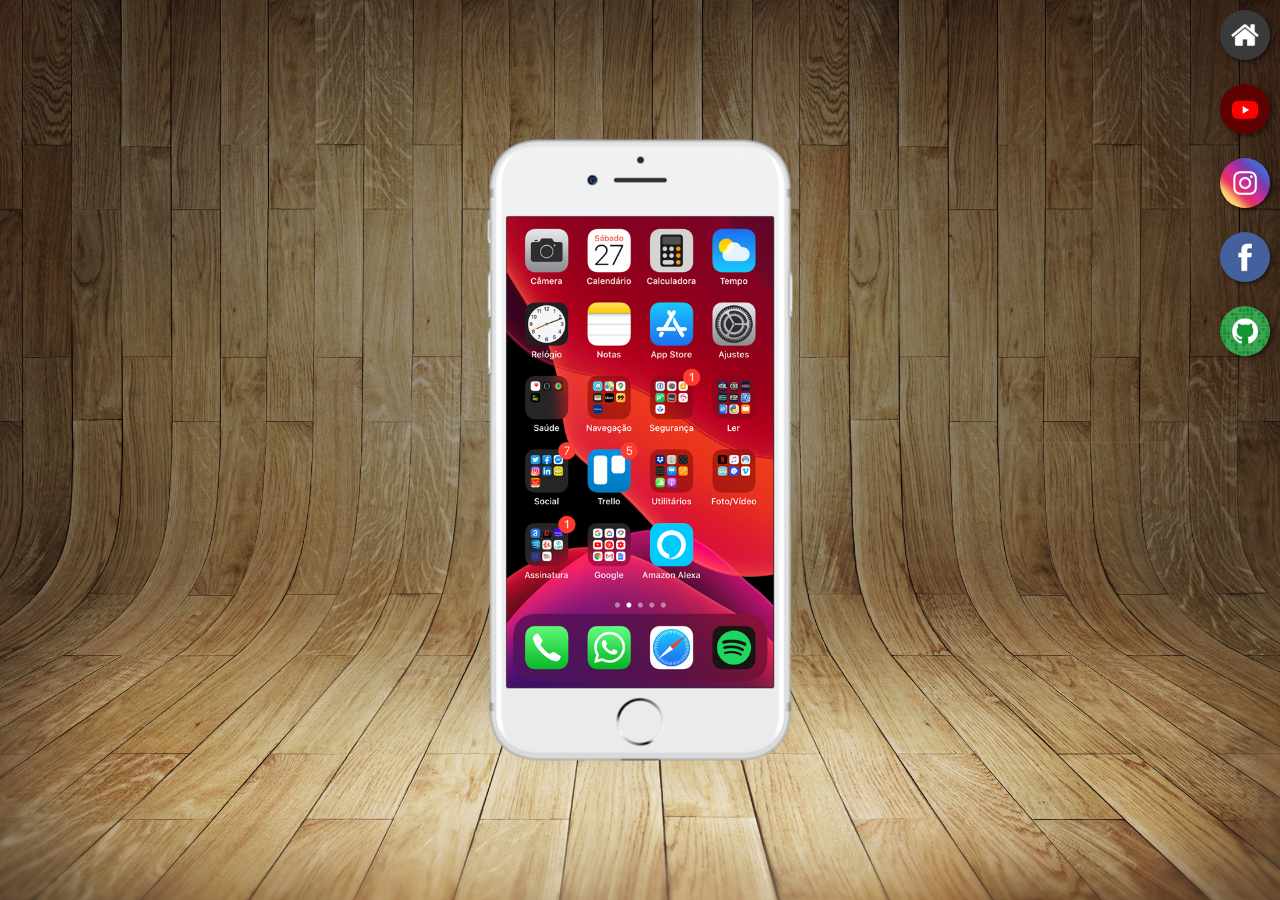
<file: index.html>
<!DOCTYPE html>
<html lang="pt-br">
<head>
    <meta charset="UTF-8">
    <meta name="viewport" content="width=device-width, initial-scale=1.0">
    <title>redes sociais</title>
    <link rel="shortcut icon" href="favicon.ico" type="image/x-icon">
    <link rel="stylesheet" href="style.css">
</head>
<body>
    <main>
        <section id="fone">
            <iframe src="home.html" name="tela" id="tela" frameborder="0">
                seu navegador não é compativel com isso.
            </iframe>

        </section>
        <section id="sociais">
            <a href="home.html" target="tela"> <img src="imagens/logo-home.jpg" alt="home"></a><br>
            <a href="youtube.html" target="tela"> <img src="imagens/logo-youtube.jpg" alt="youtube"></a><br>
            <a href="instagram.html" target="tela"> <img src="imagens/logo-instagram.jpg" alt="instagram"></a><br>
            <a href="facebook.html" target="tela"> <img src="imagens/logo-facebook.jpg" alt="facebook"></a><br>
            <a href="github.html" target="tela"> <img src="imagens/logo-github.jpg" alt="github"></a>
<br>
        </section>


    </main>
    
    
</body>
</html>
</file>
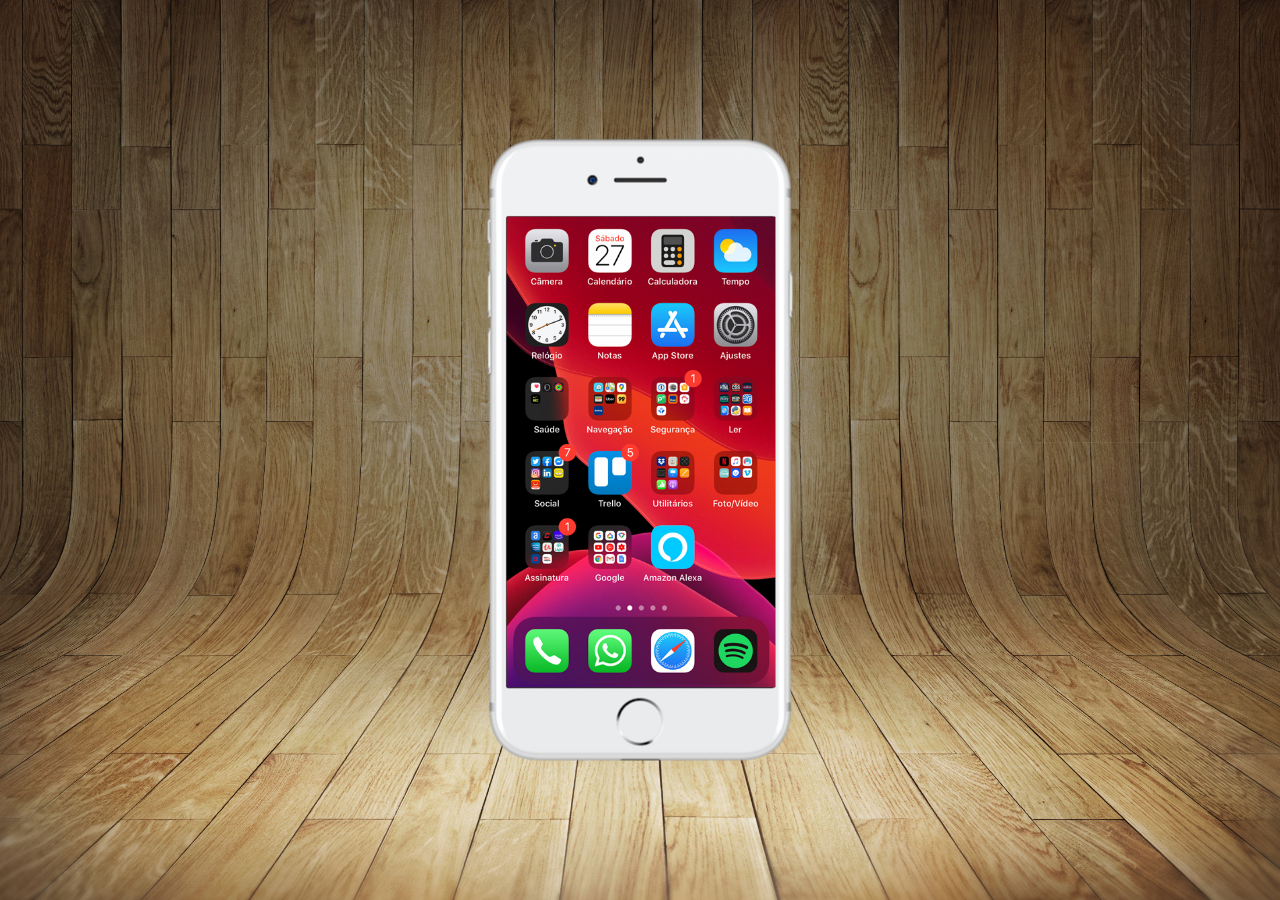
<file: desafio013-projeto-social/index.html>
<!DOCTYPE html>
<html lang="pt-br">
<head>
    <meta charset="UTF-8">
    <meta name="viewport" content="width=device-width, initial-scale=1.0">
    <title>redes sociais</title>
    <link rel="shortcut icon" href="favicon.ico" type="image/x-icon">
    <link rel="stylesheet" href="style.css">
</head>
<body>
    <main>
        <section id="fone">
            <iframe src="home.html" name="tela" id="tela" frameborder="0"></iframe>

        </section>
        <section id="sociais">

        </section>


    </main>
    
    
</body>
</html>
</file>
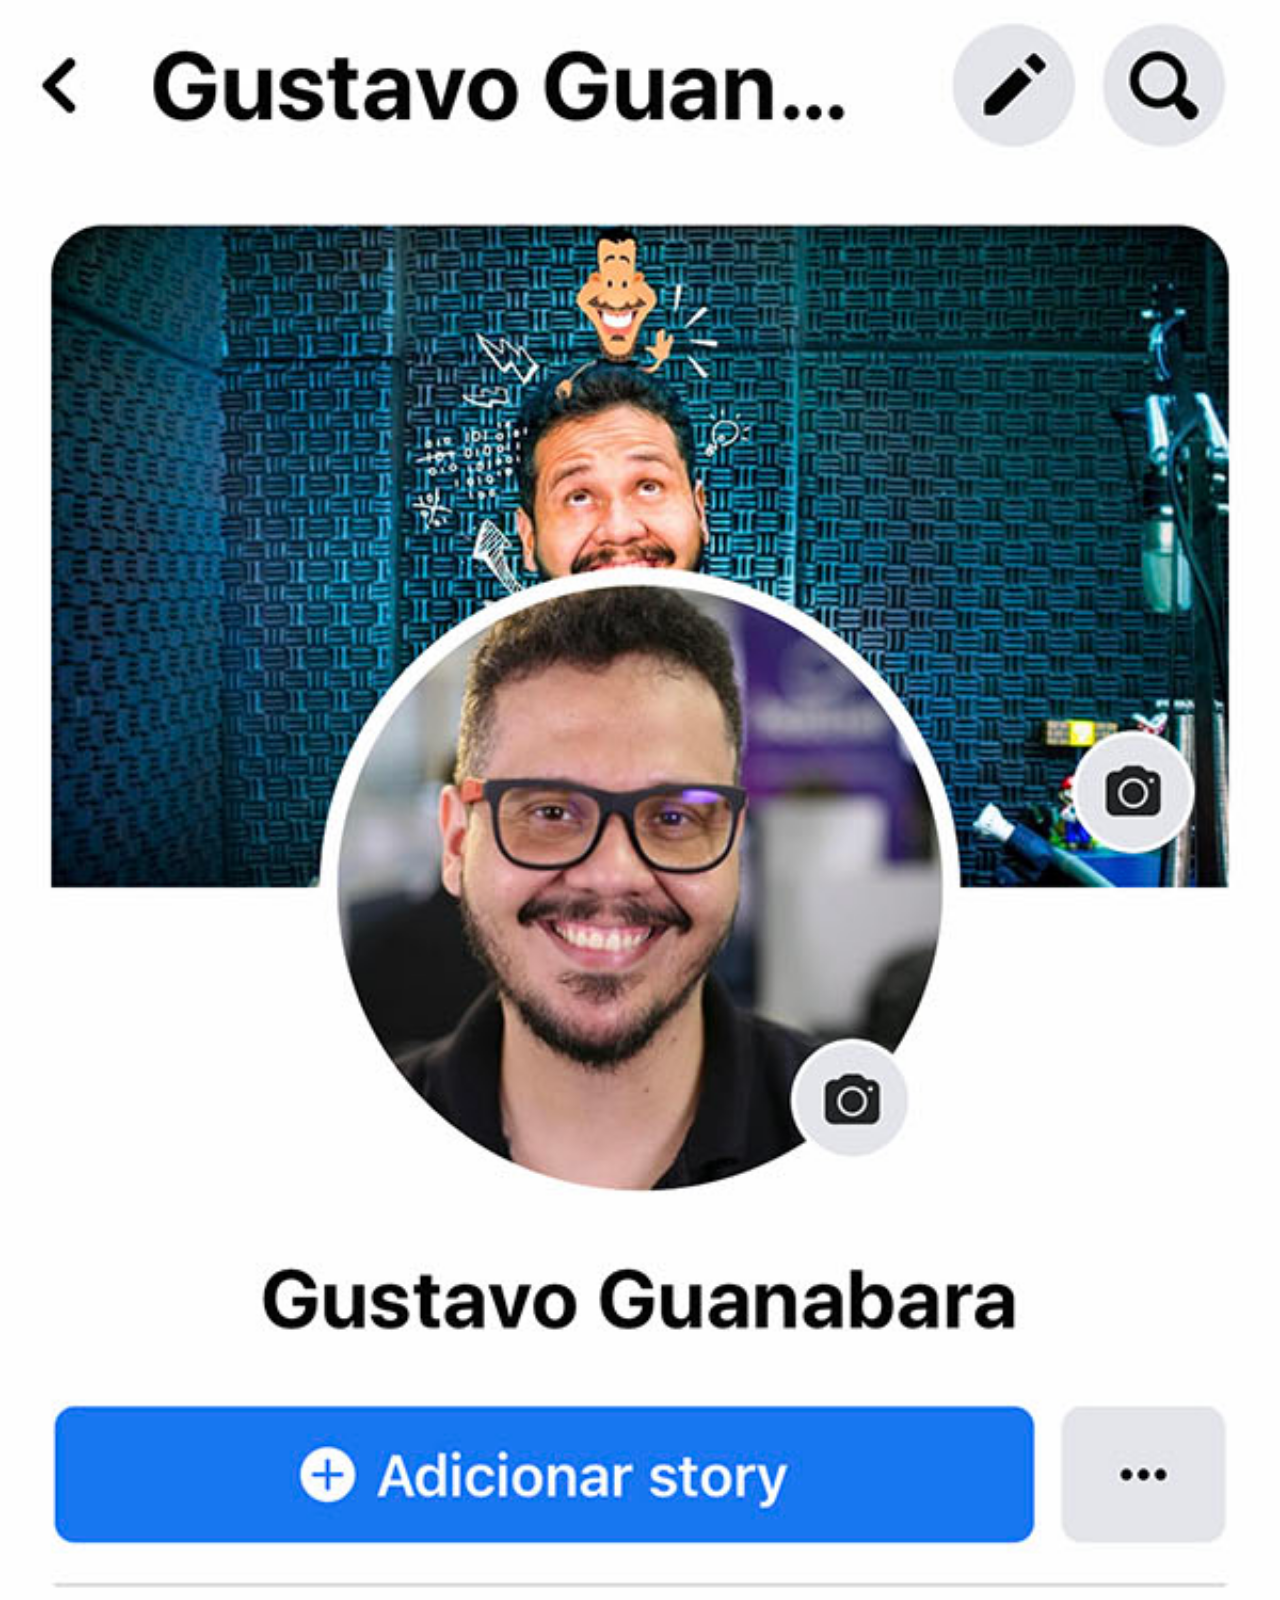
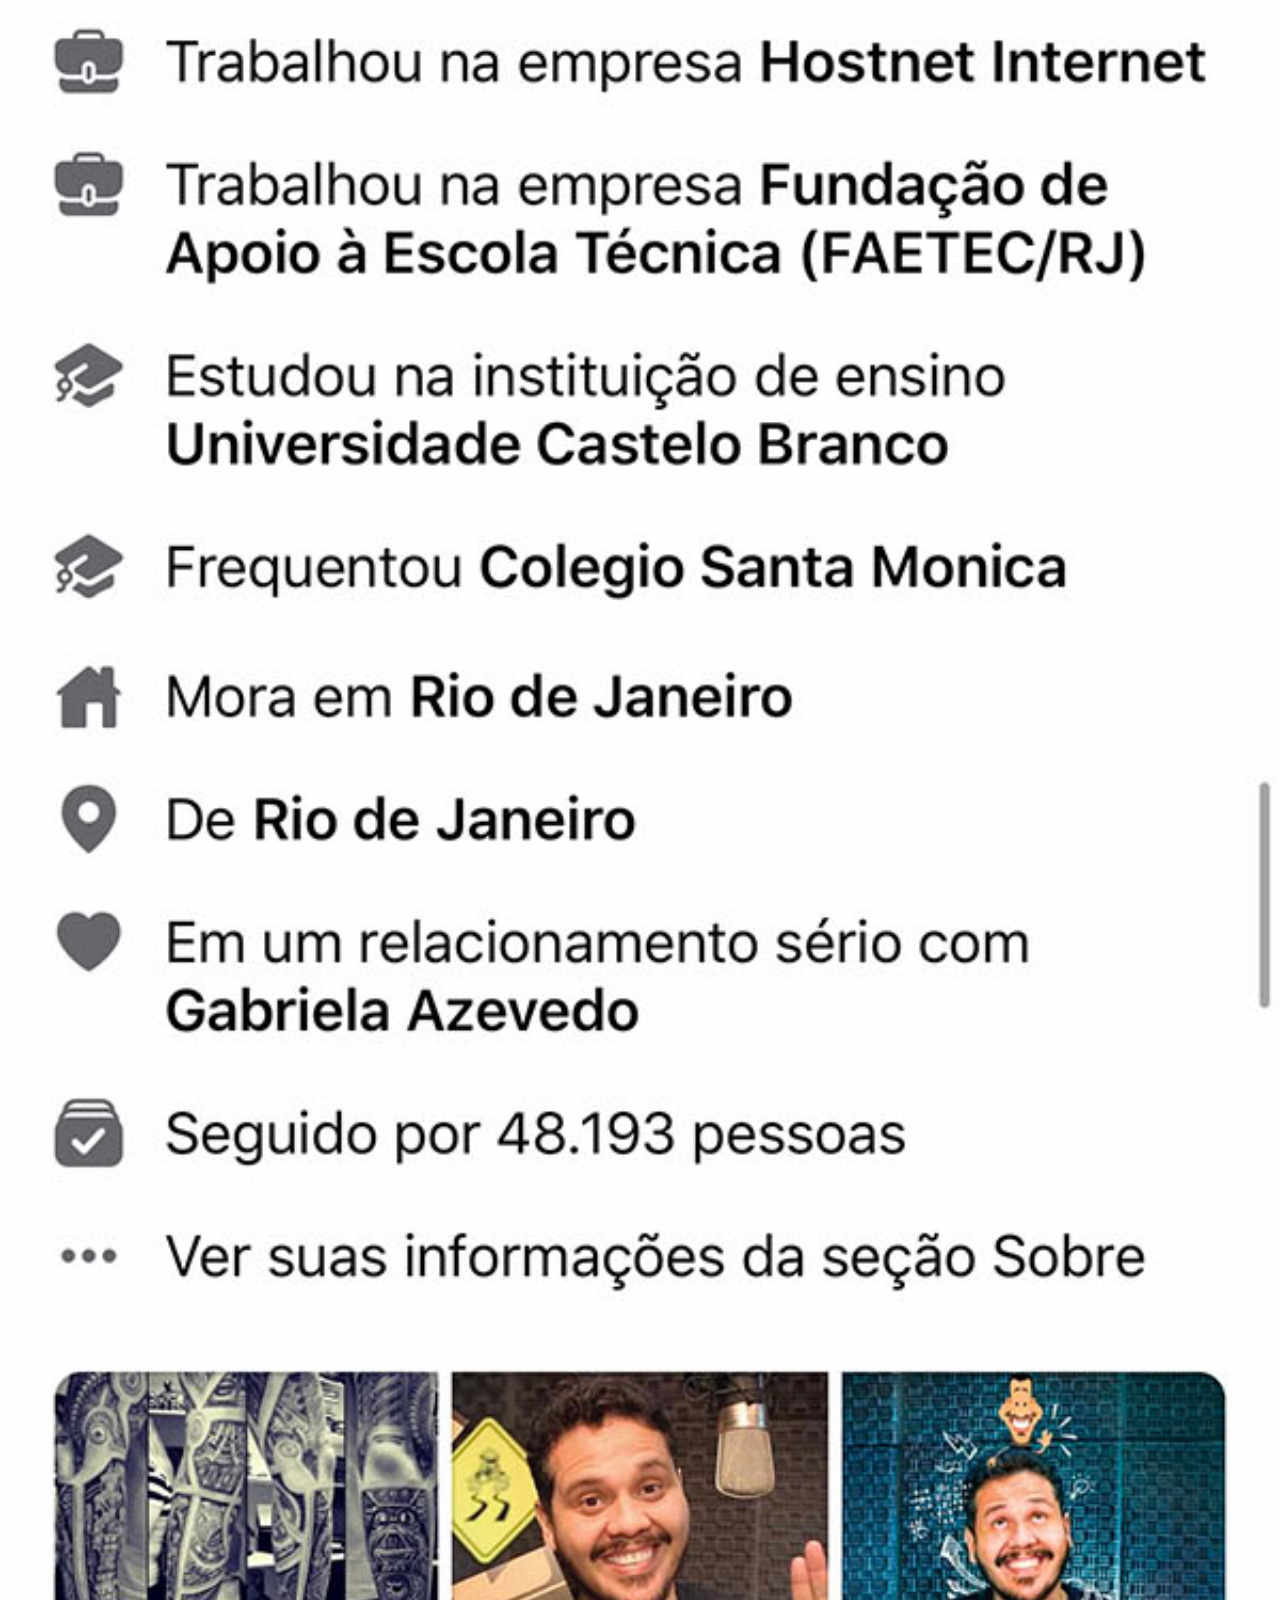
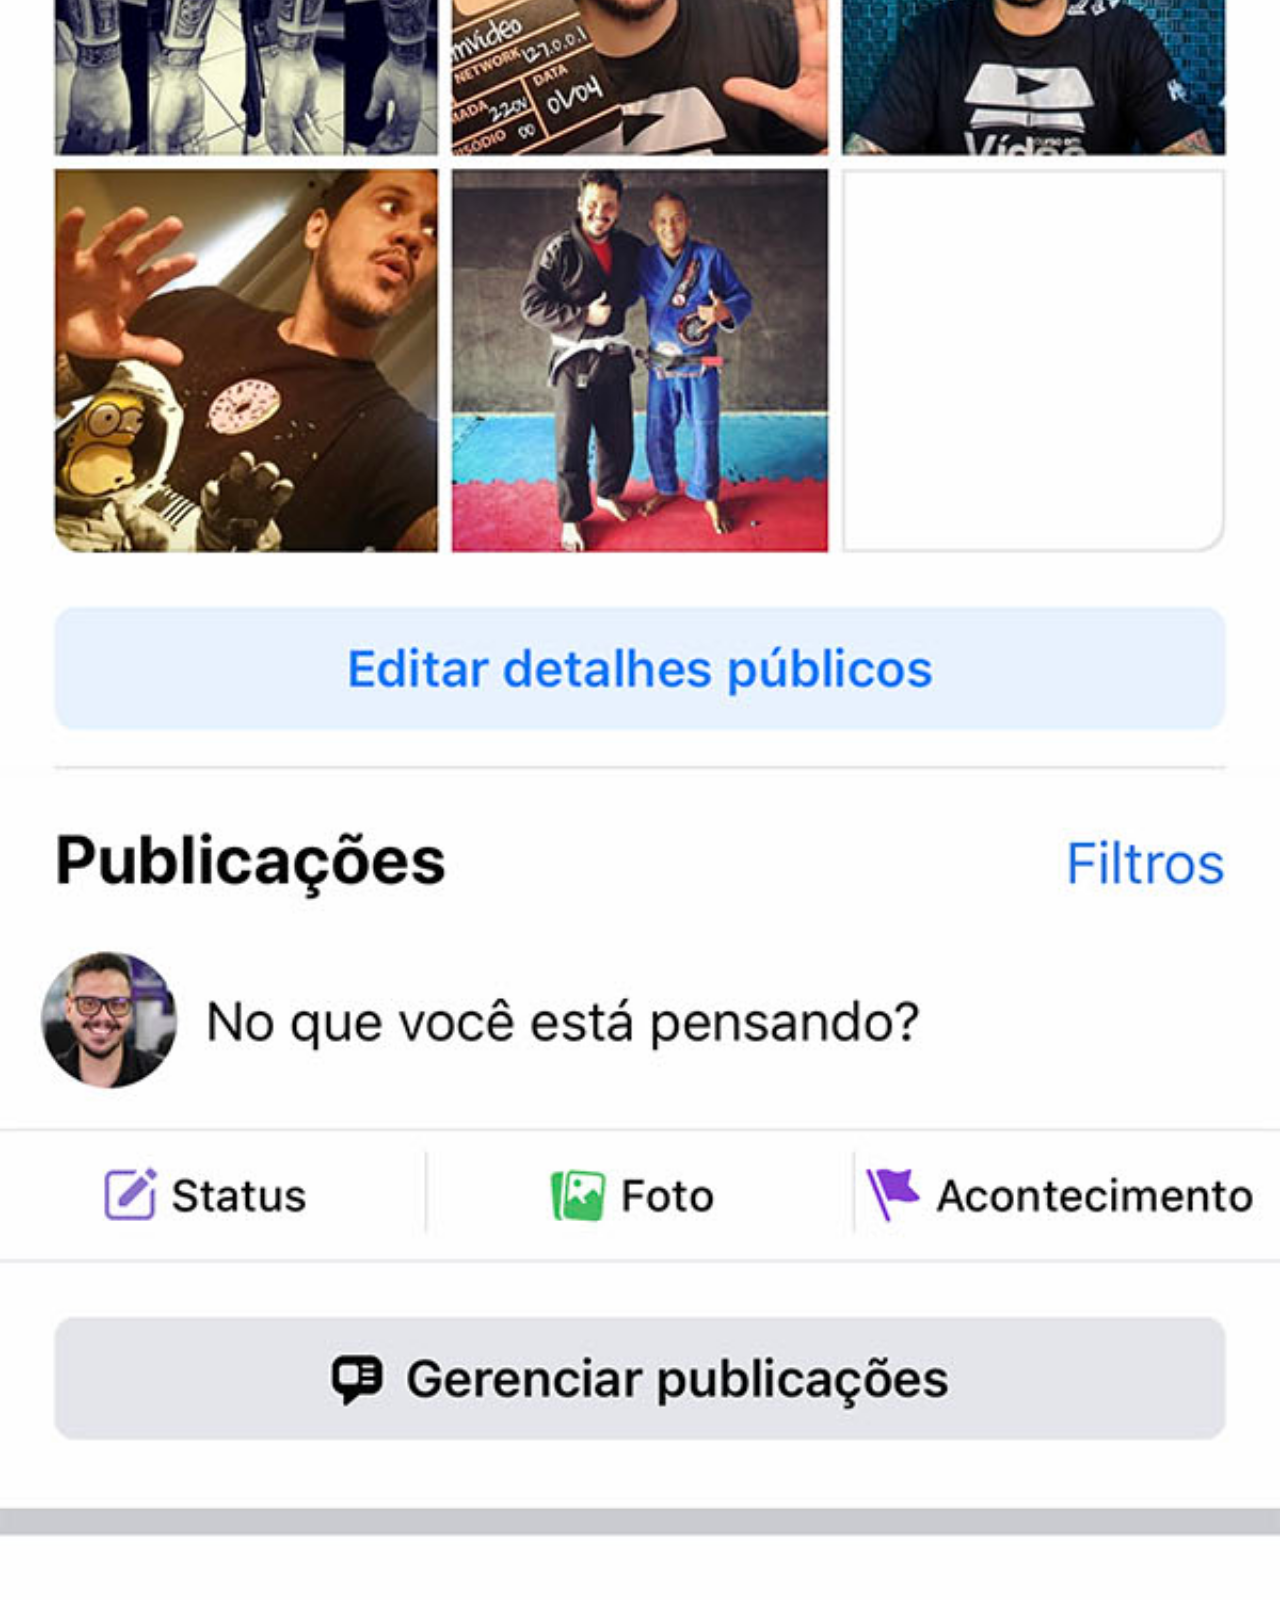
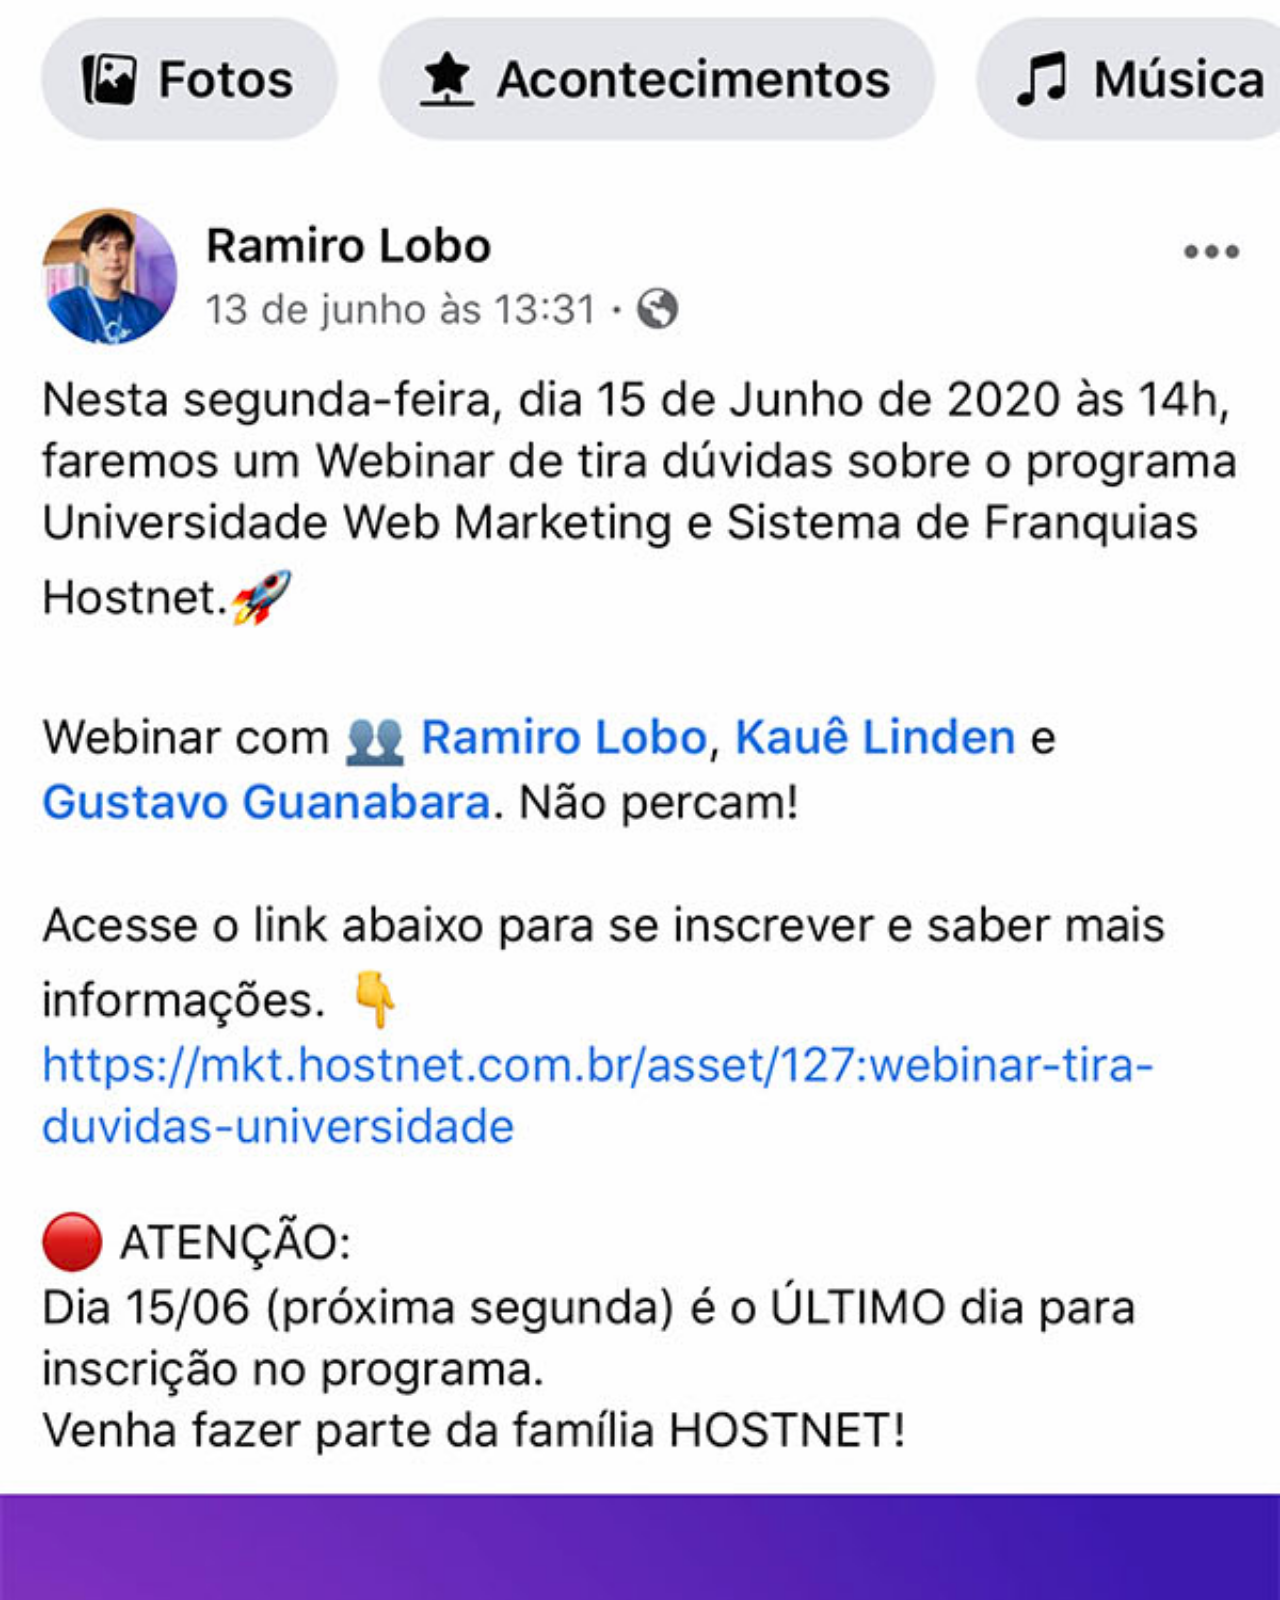
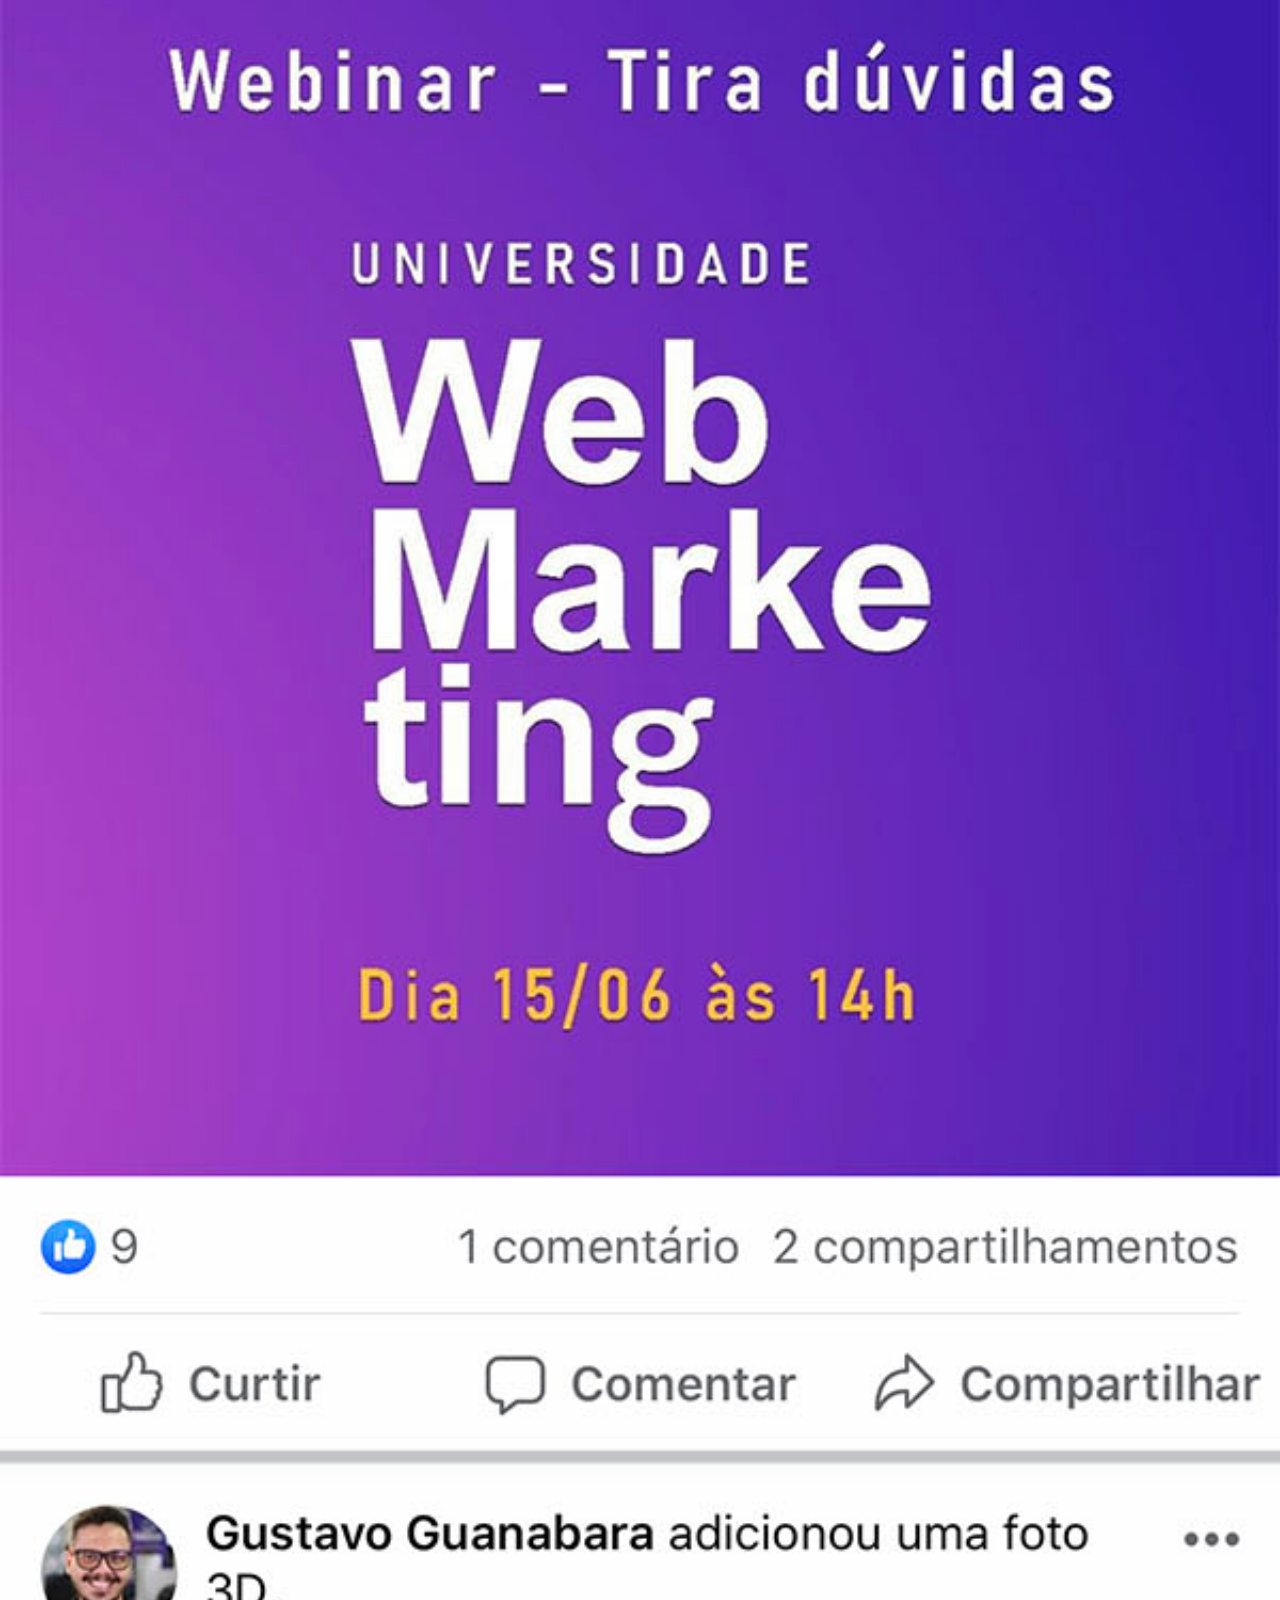
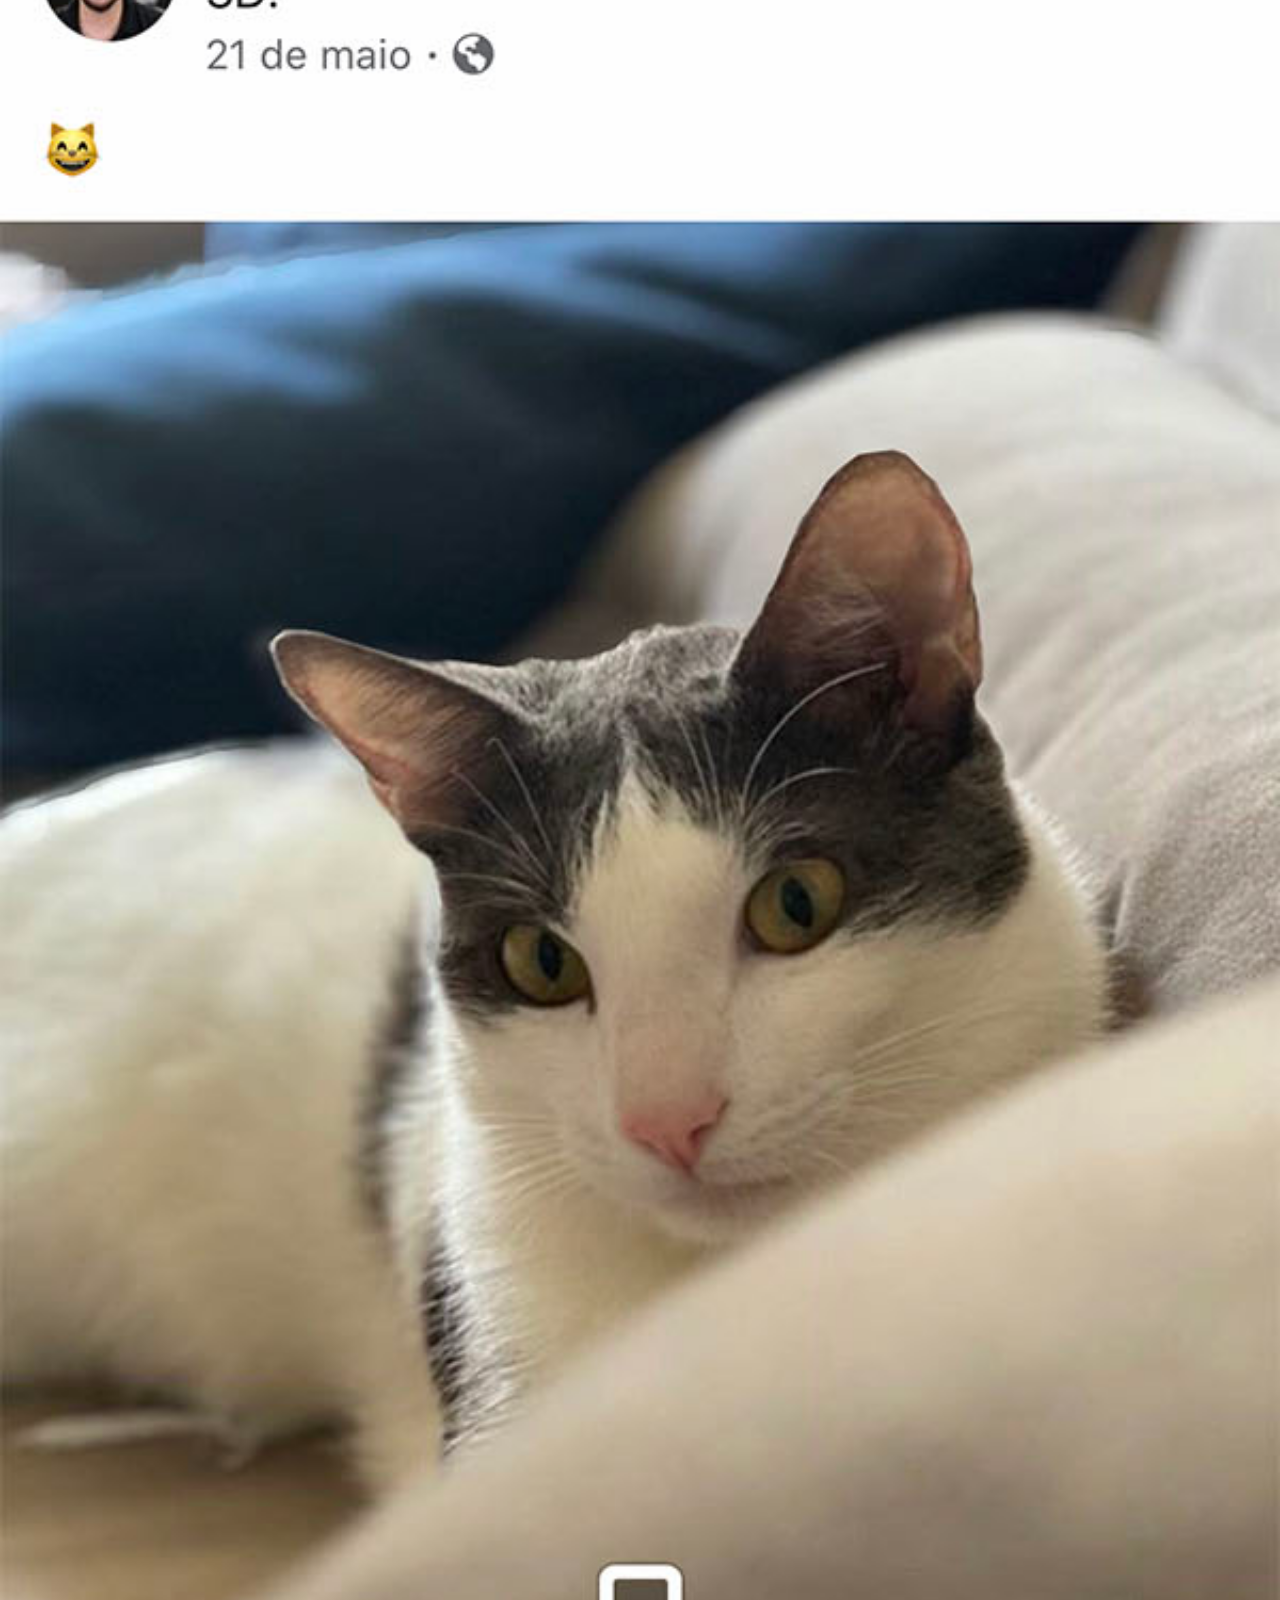
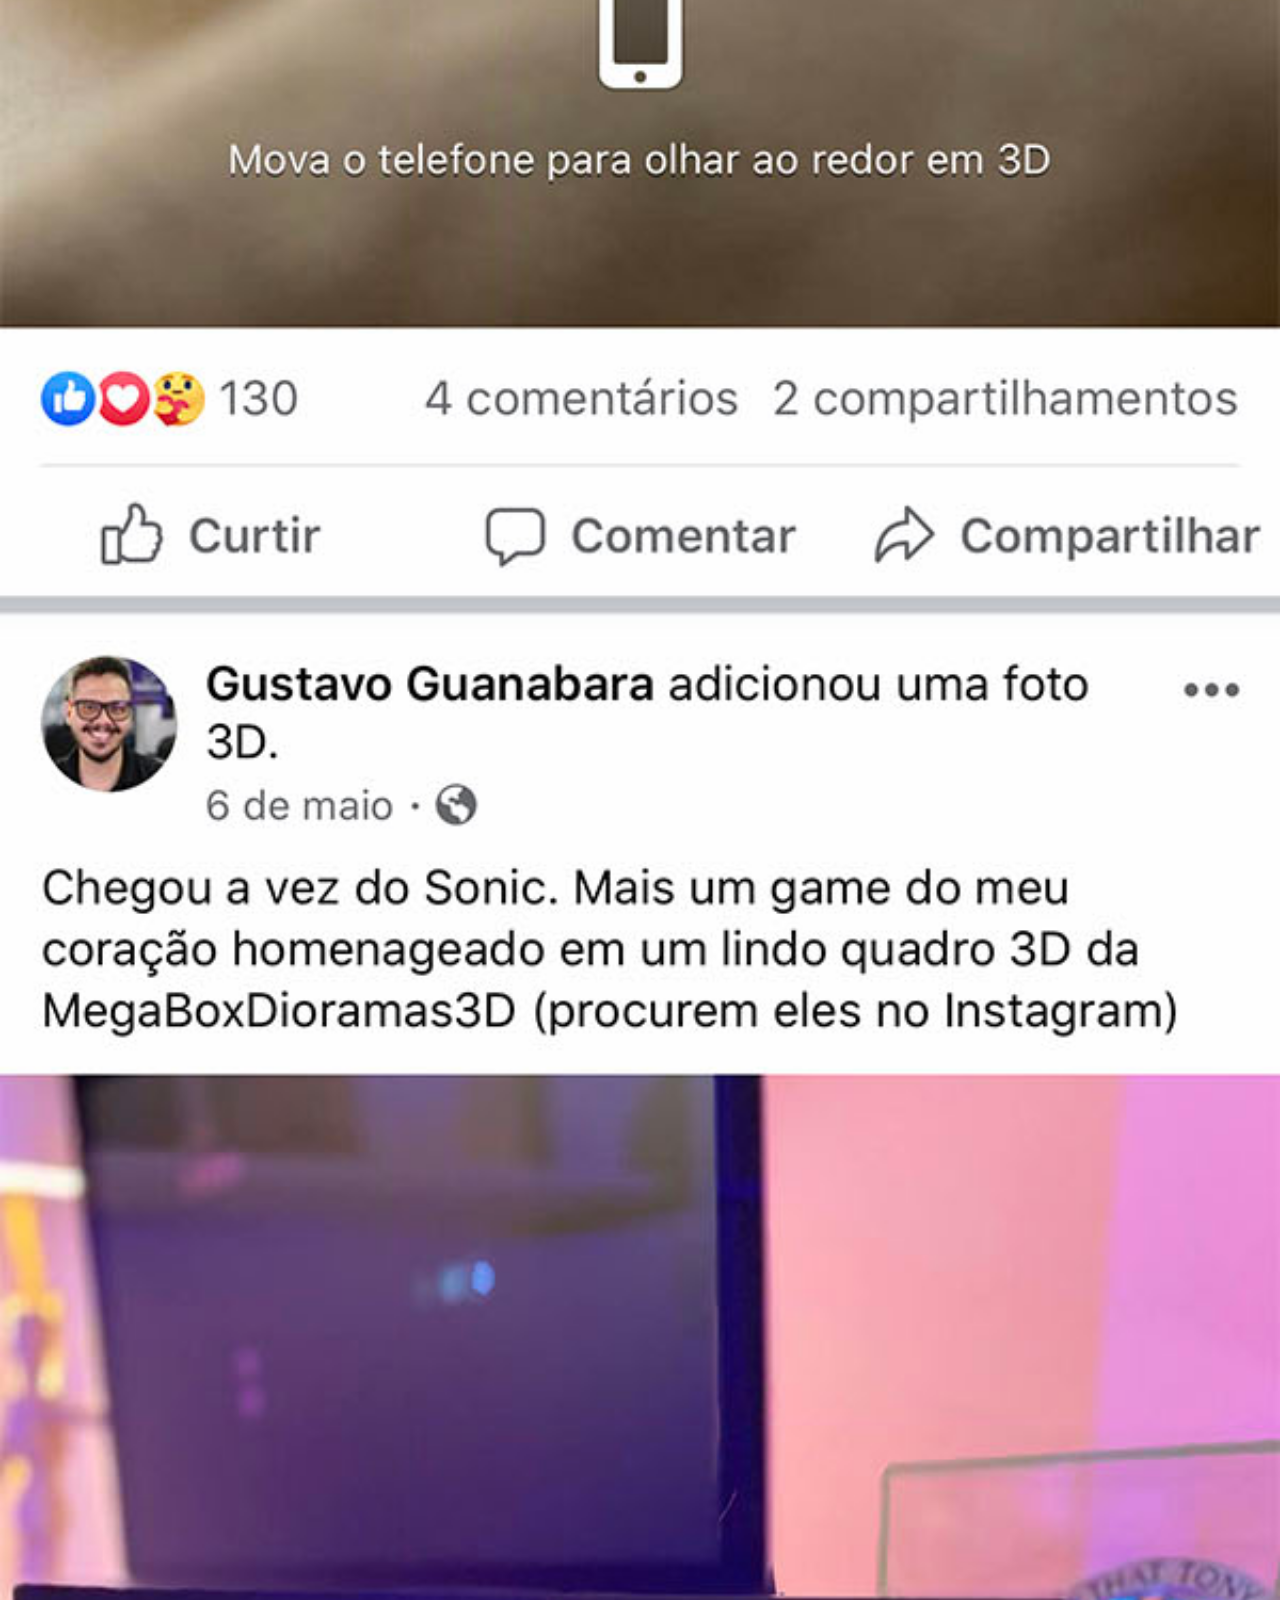
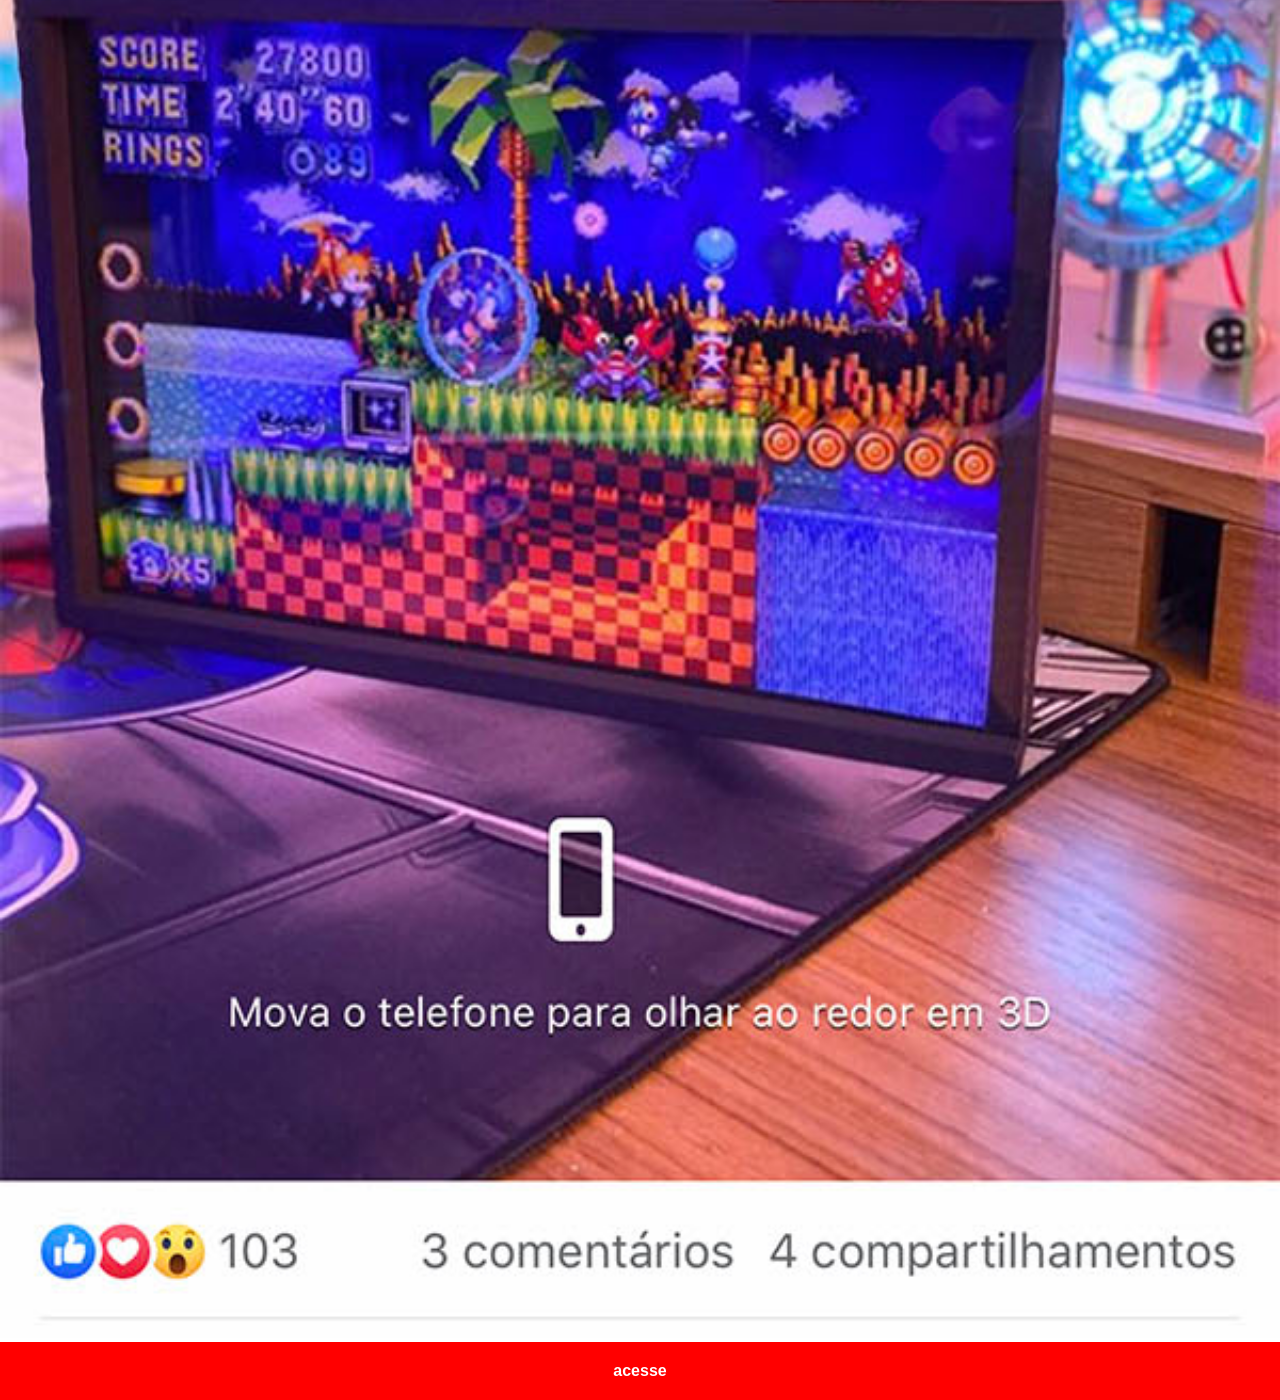
<file: facebook.html>
<!DOCTYPE html>
<html lang="pt-br">
<head>
    <meta charset="UTF-8">
    <meta name="viewport" content="width=device-width, initial-scale=1.0">
    <title>Document</title>
    <link rel="stylesheet" href="social.css">
</head>
<body>
    <img src="imagens/tela-facebook.jpg" alt="facebook">
    <a href="https://www.facebook.com/" target="_blank">acesse</a>
    
</body>
</html>
</file>
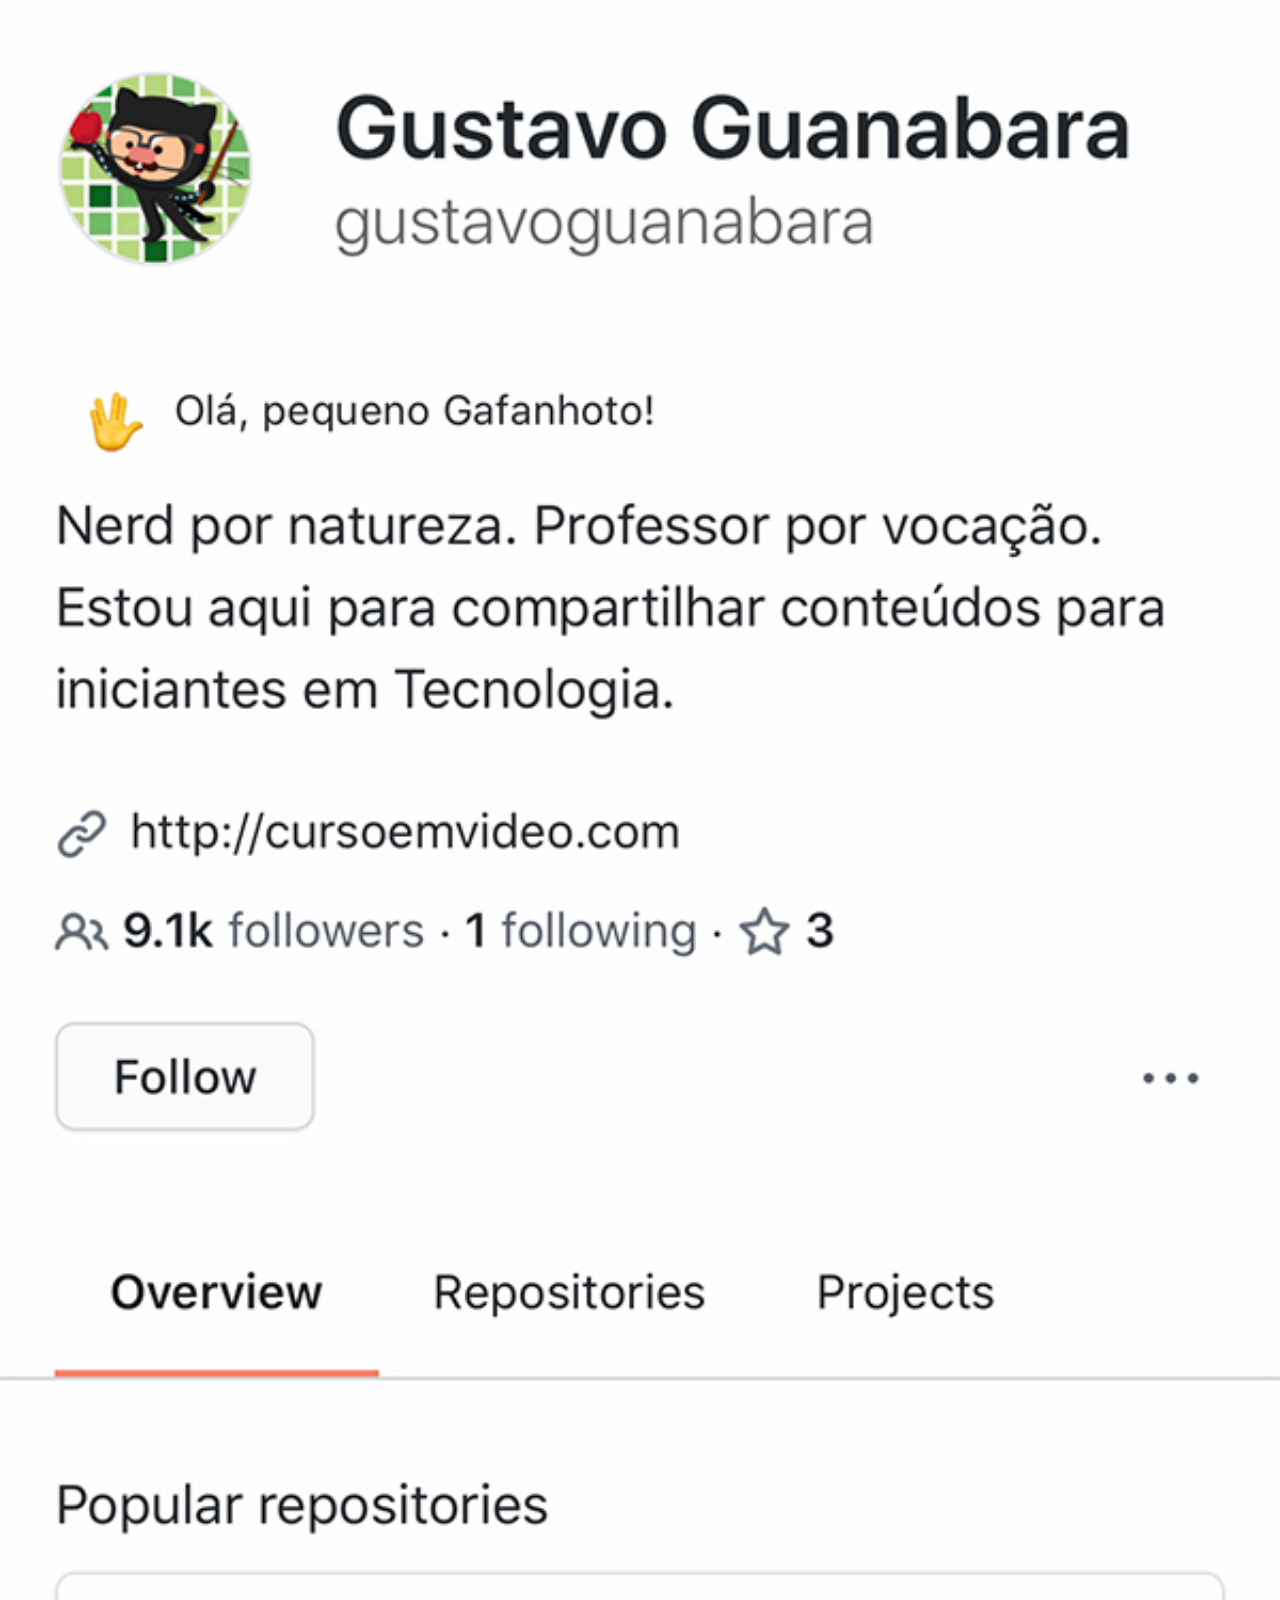
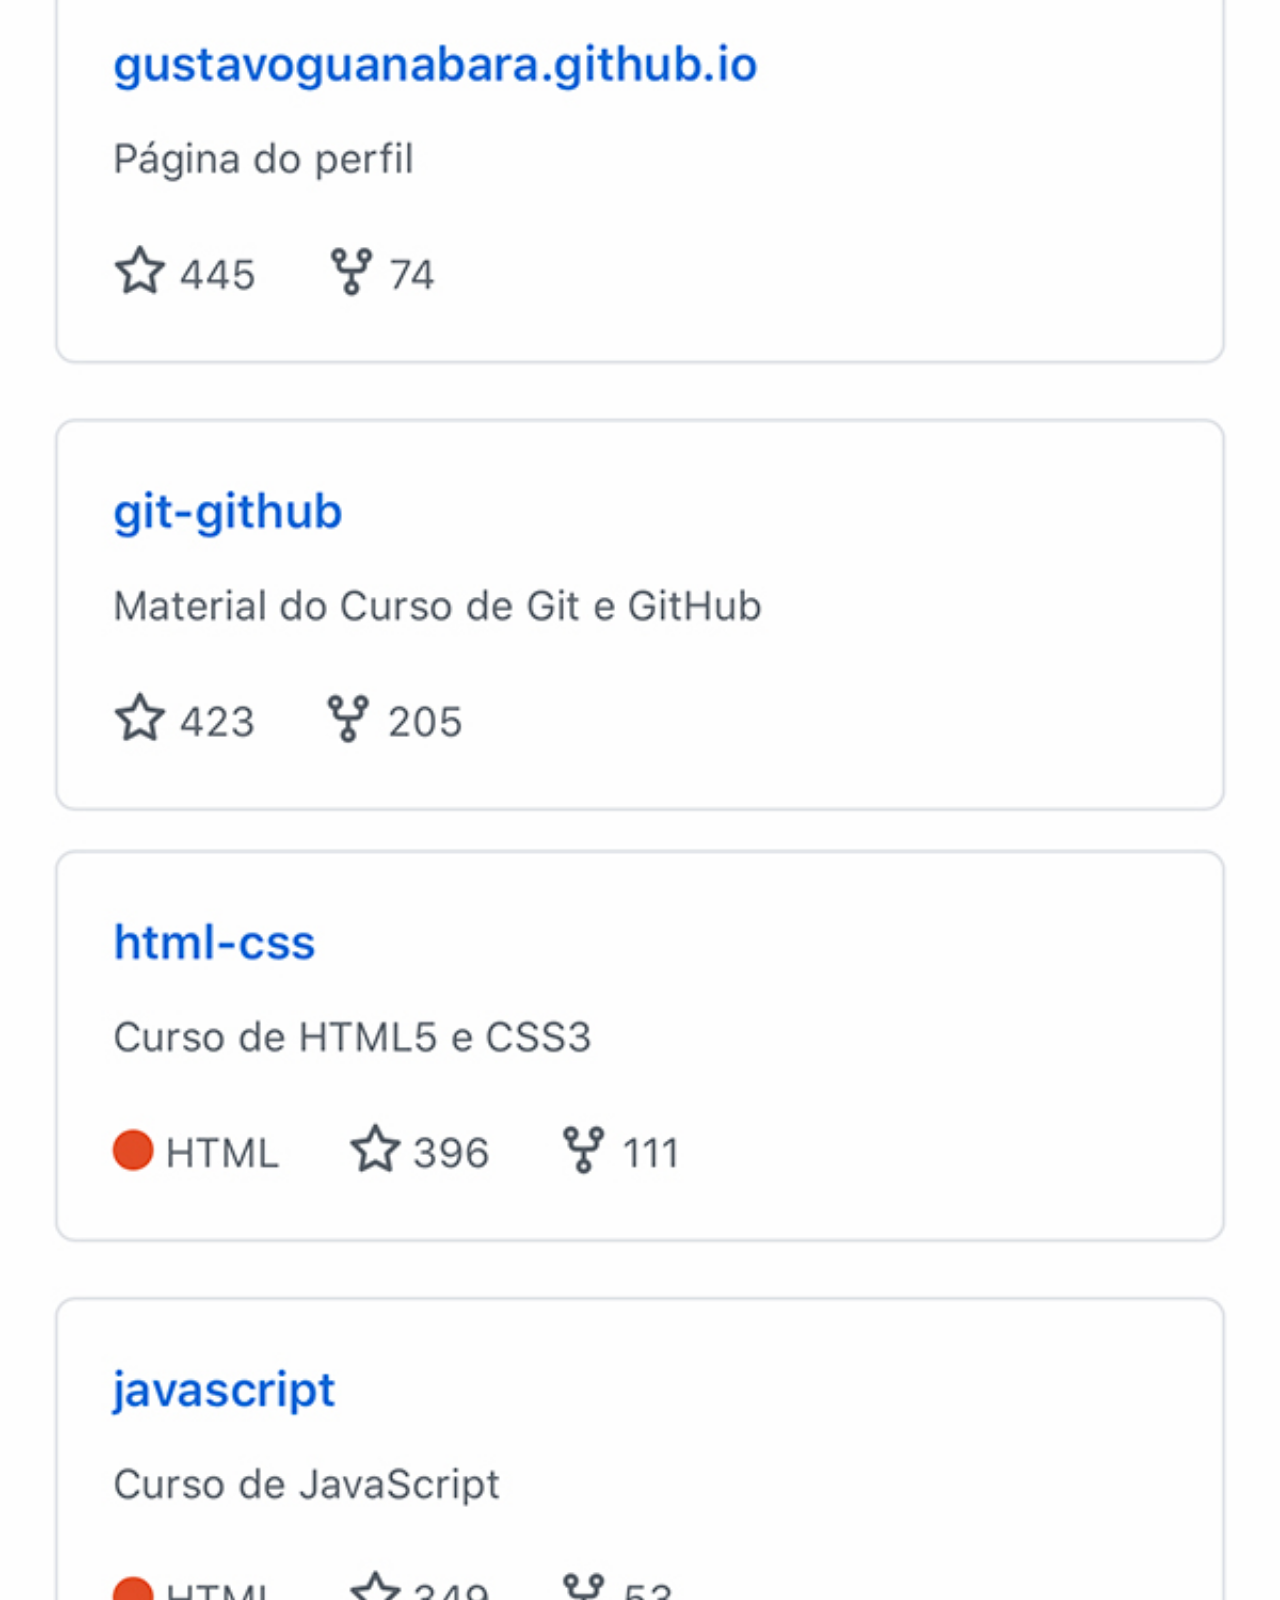
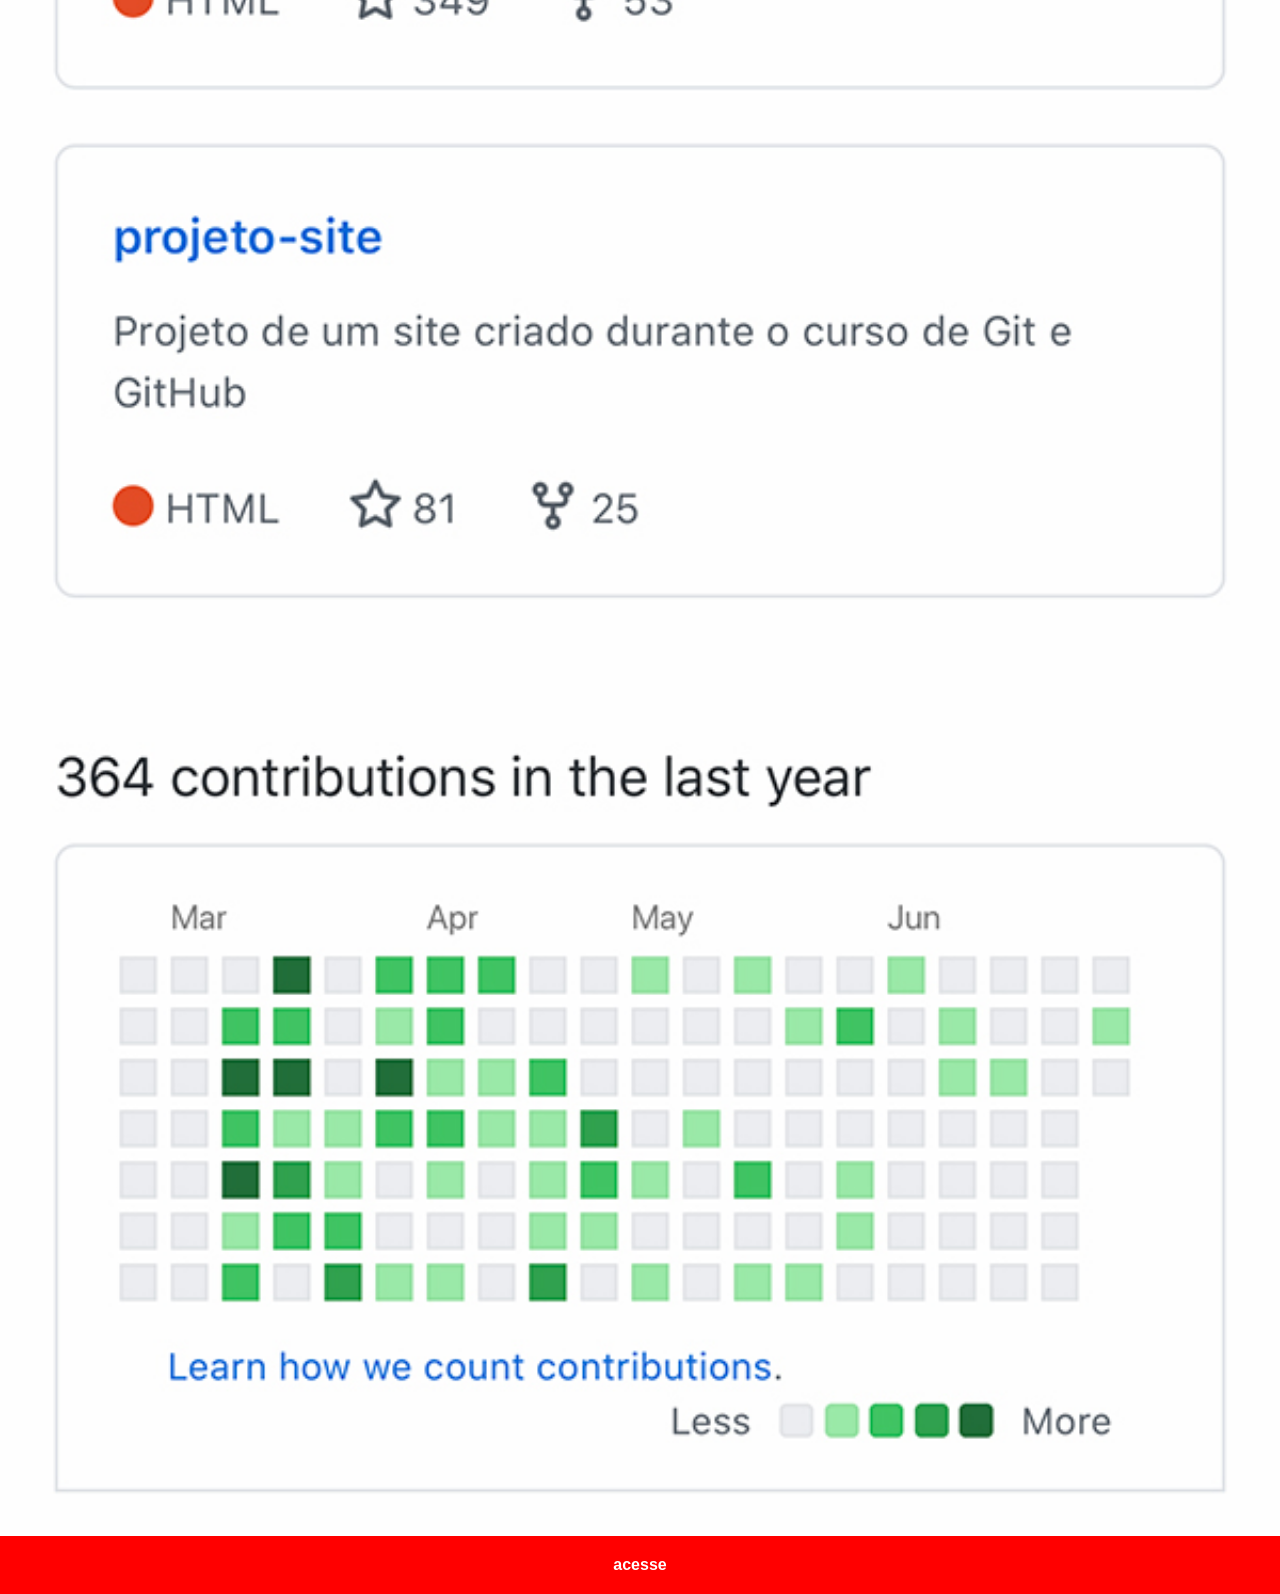
<file: github.html>
<!DOCTYPE html>
<html lang="pt-br">
<head>
    <meta charset="UTF-8">
    <meta name="viewport" content="width=device-width, initial-scale=1.0">
    <title>Document</title>
    <link rel="stylesheet" href="social.css">
</head>
<body>
    <img src="imagens/tela-github.jpg" alt="github">
    <a href="https://github.com/" target="_blank">acesse</a>
    
</body>
</html>
</file>
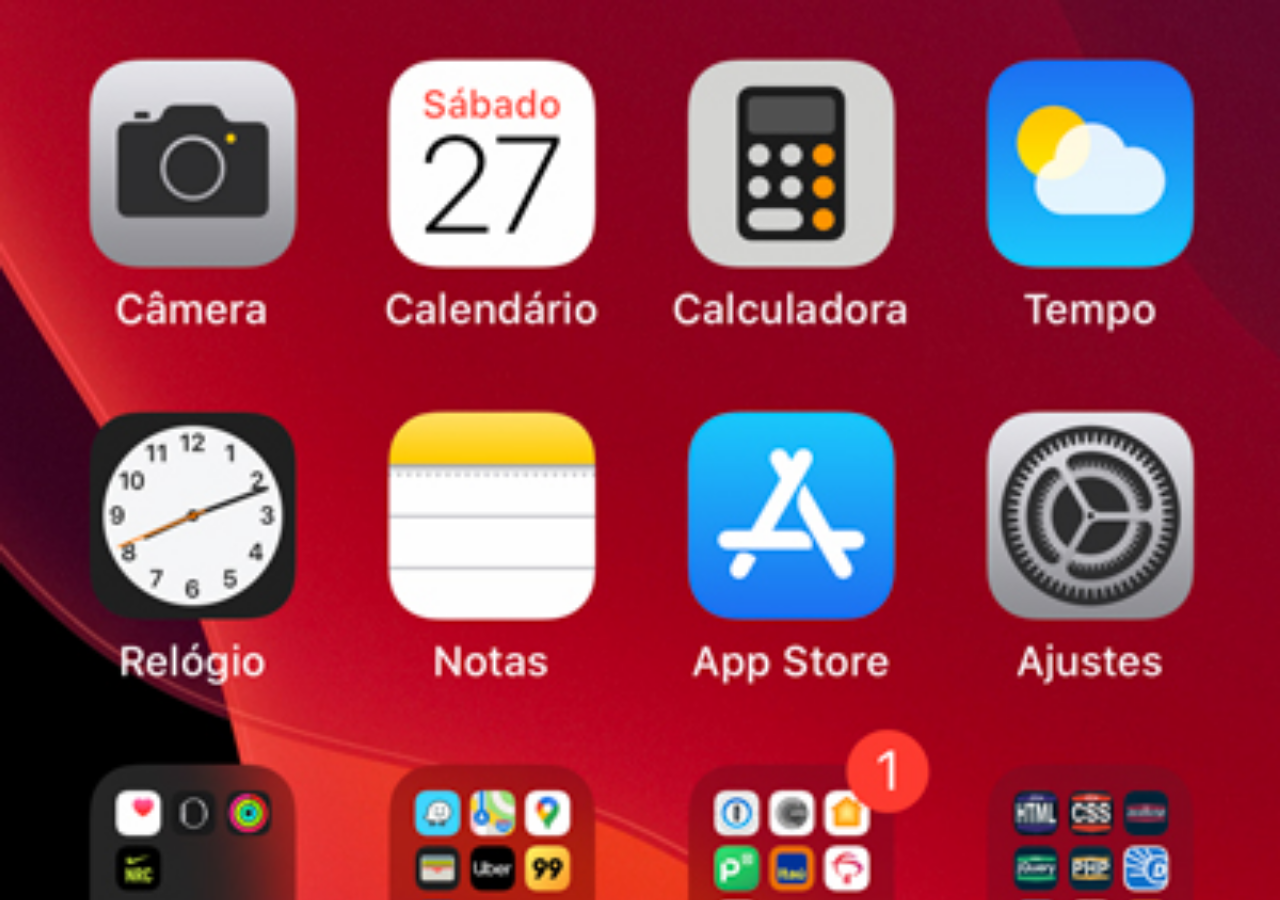
<file: home.html>
<!DOCTYPE html>
<html lang="pt-br">
<head>
    <meta charset="UTF-8">
    <meta name="viewport" content="width=device-width, initial-scale=1.0">
    <title>Document</title>
    <style>
        *{
            margin: 0px;
            padding: 0px;
        }
        body{
            width: 100vw;
            height: 100vh;
            background: black url("imagens/tela-home.jpg") no-repeat top center;
            background-size: cover;
        }
    </style>
</head>
<body>
    
</body>
</html>
</file>
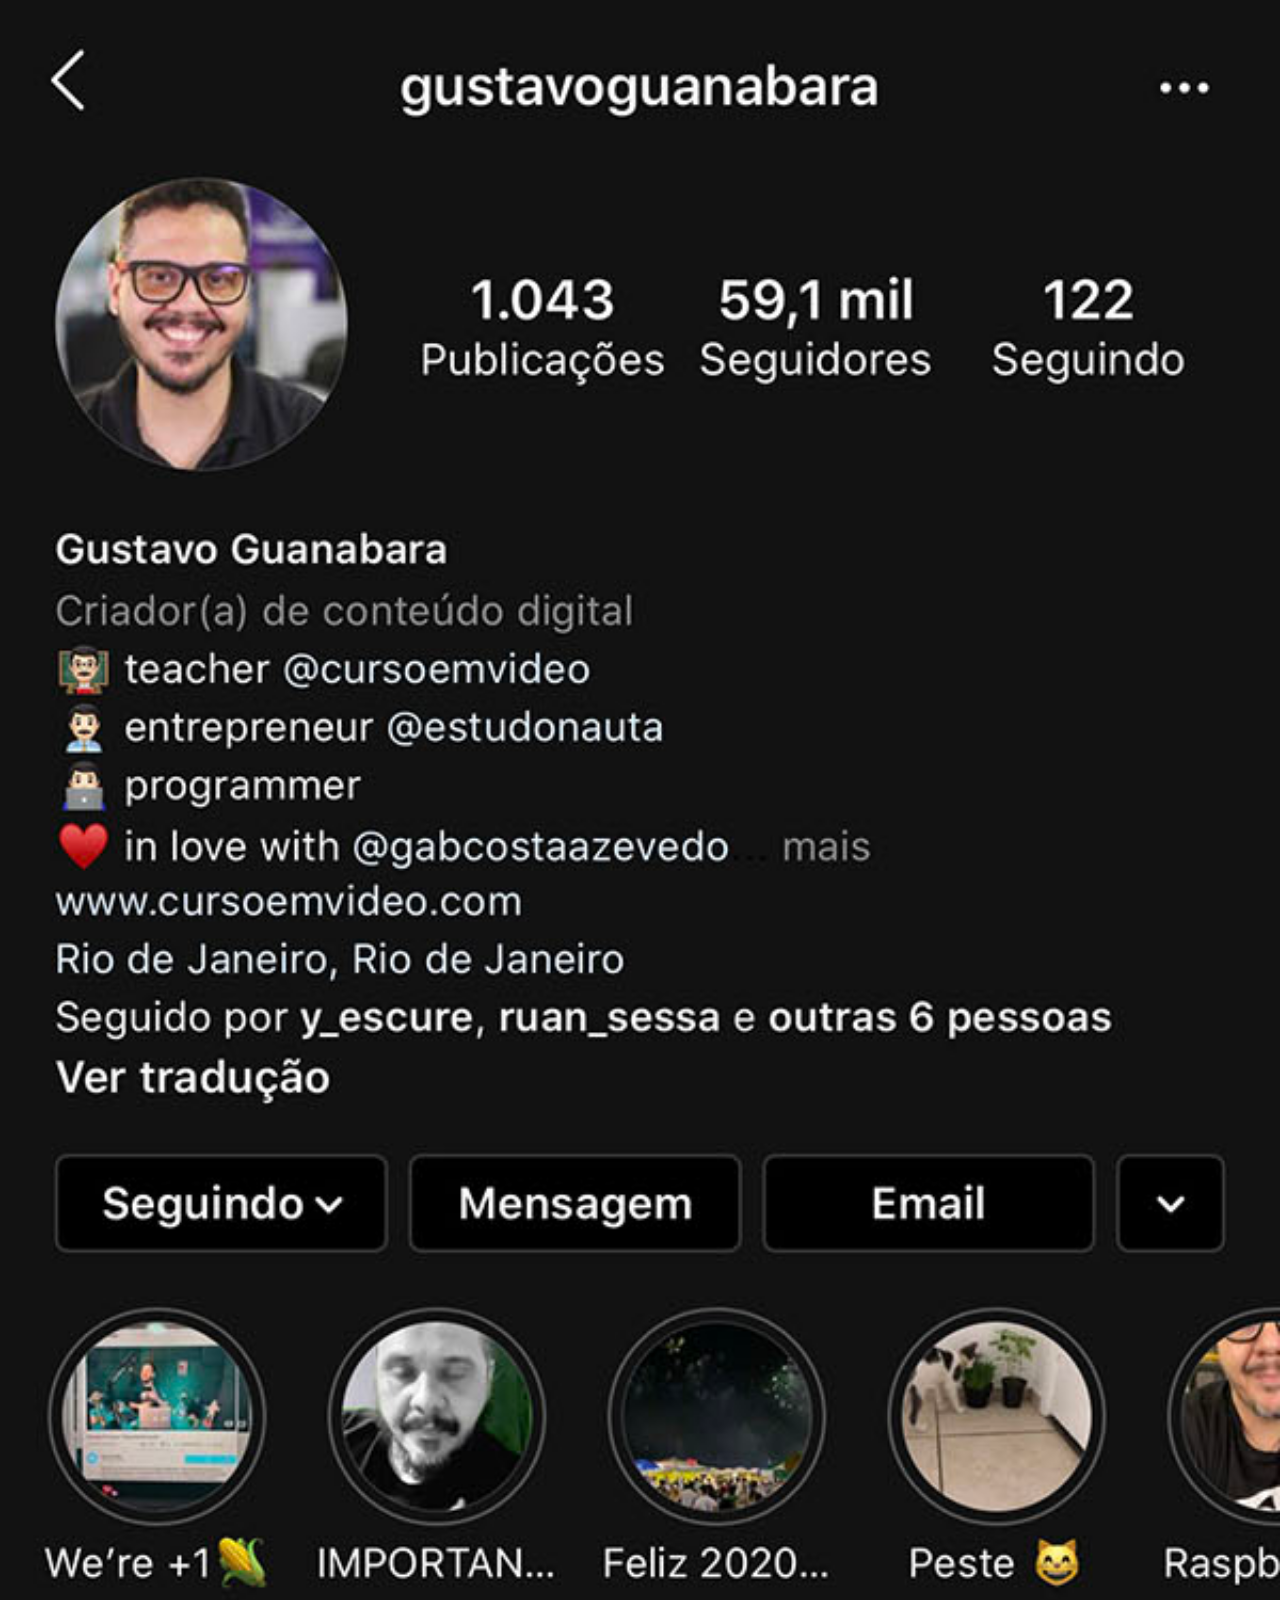
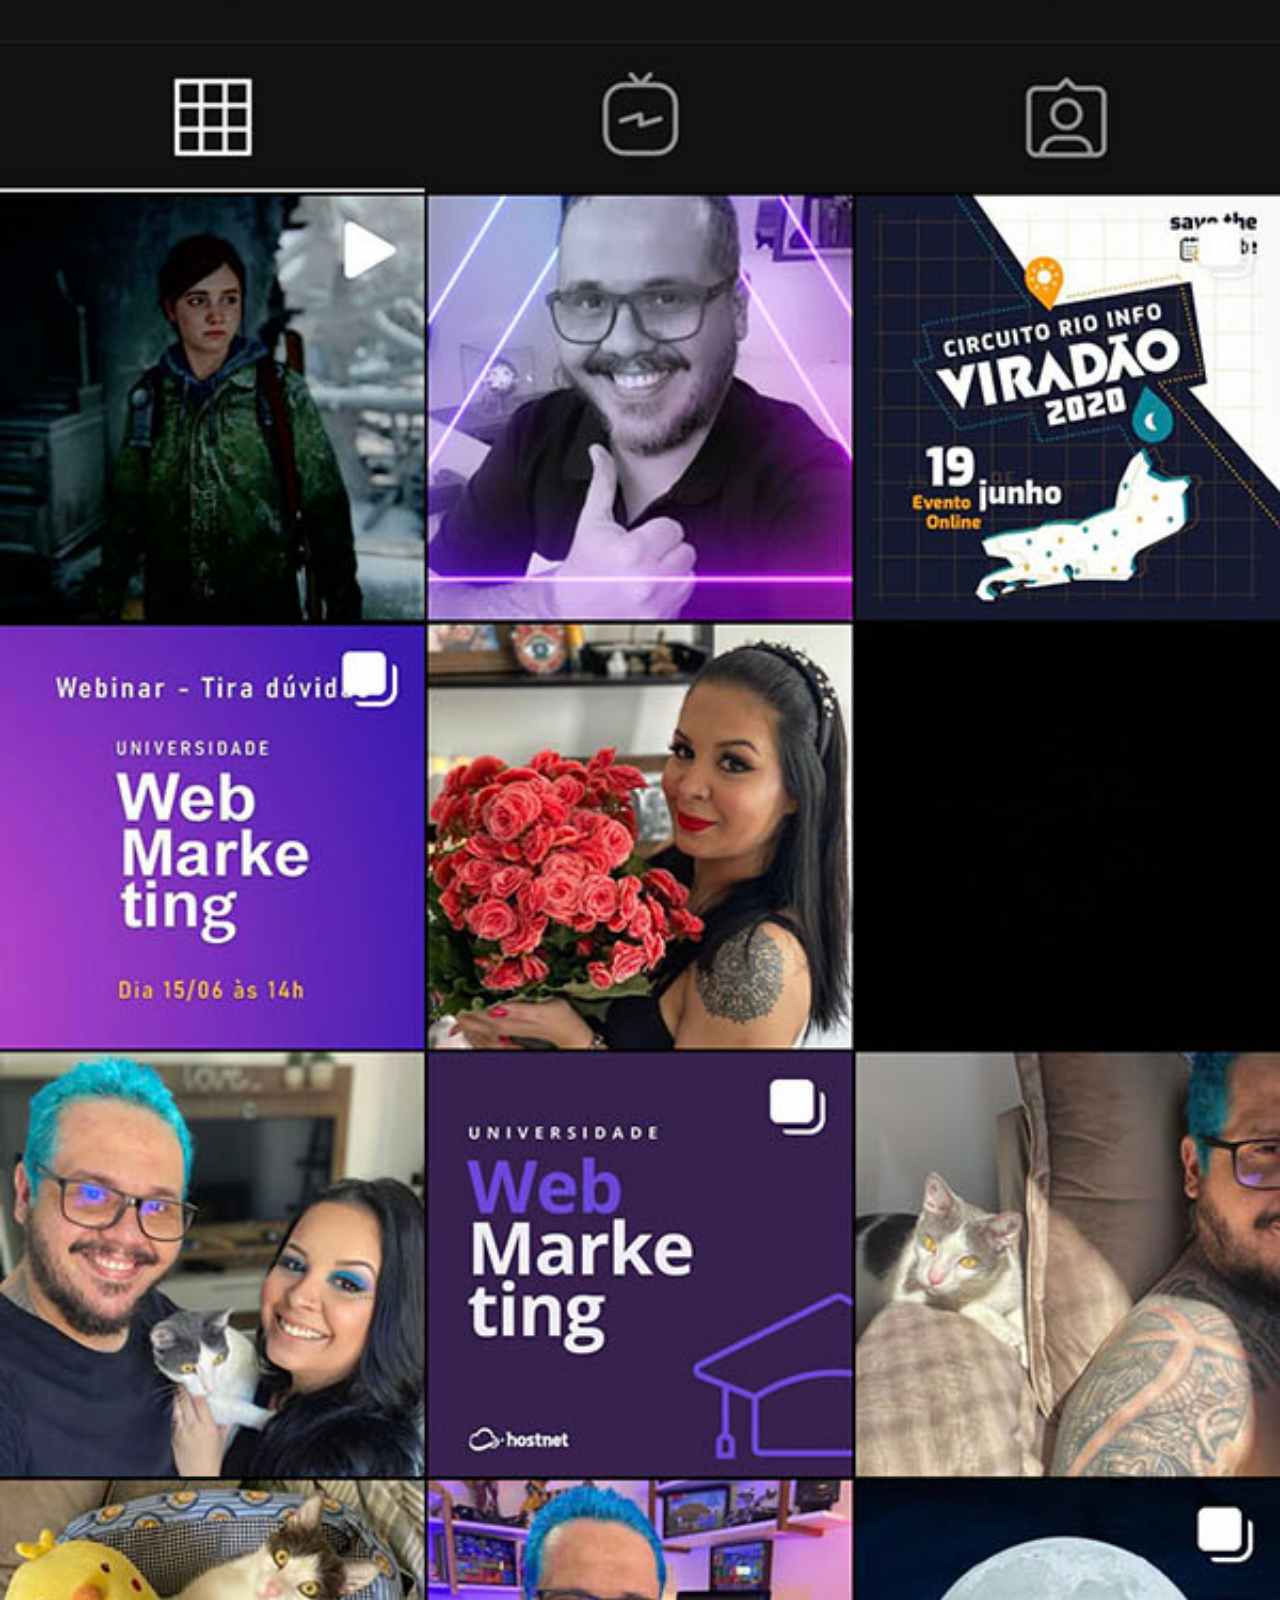
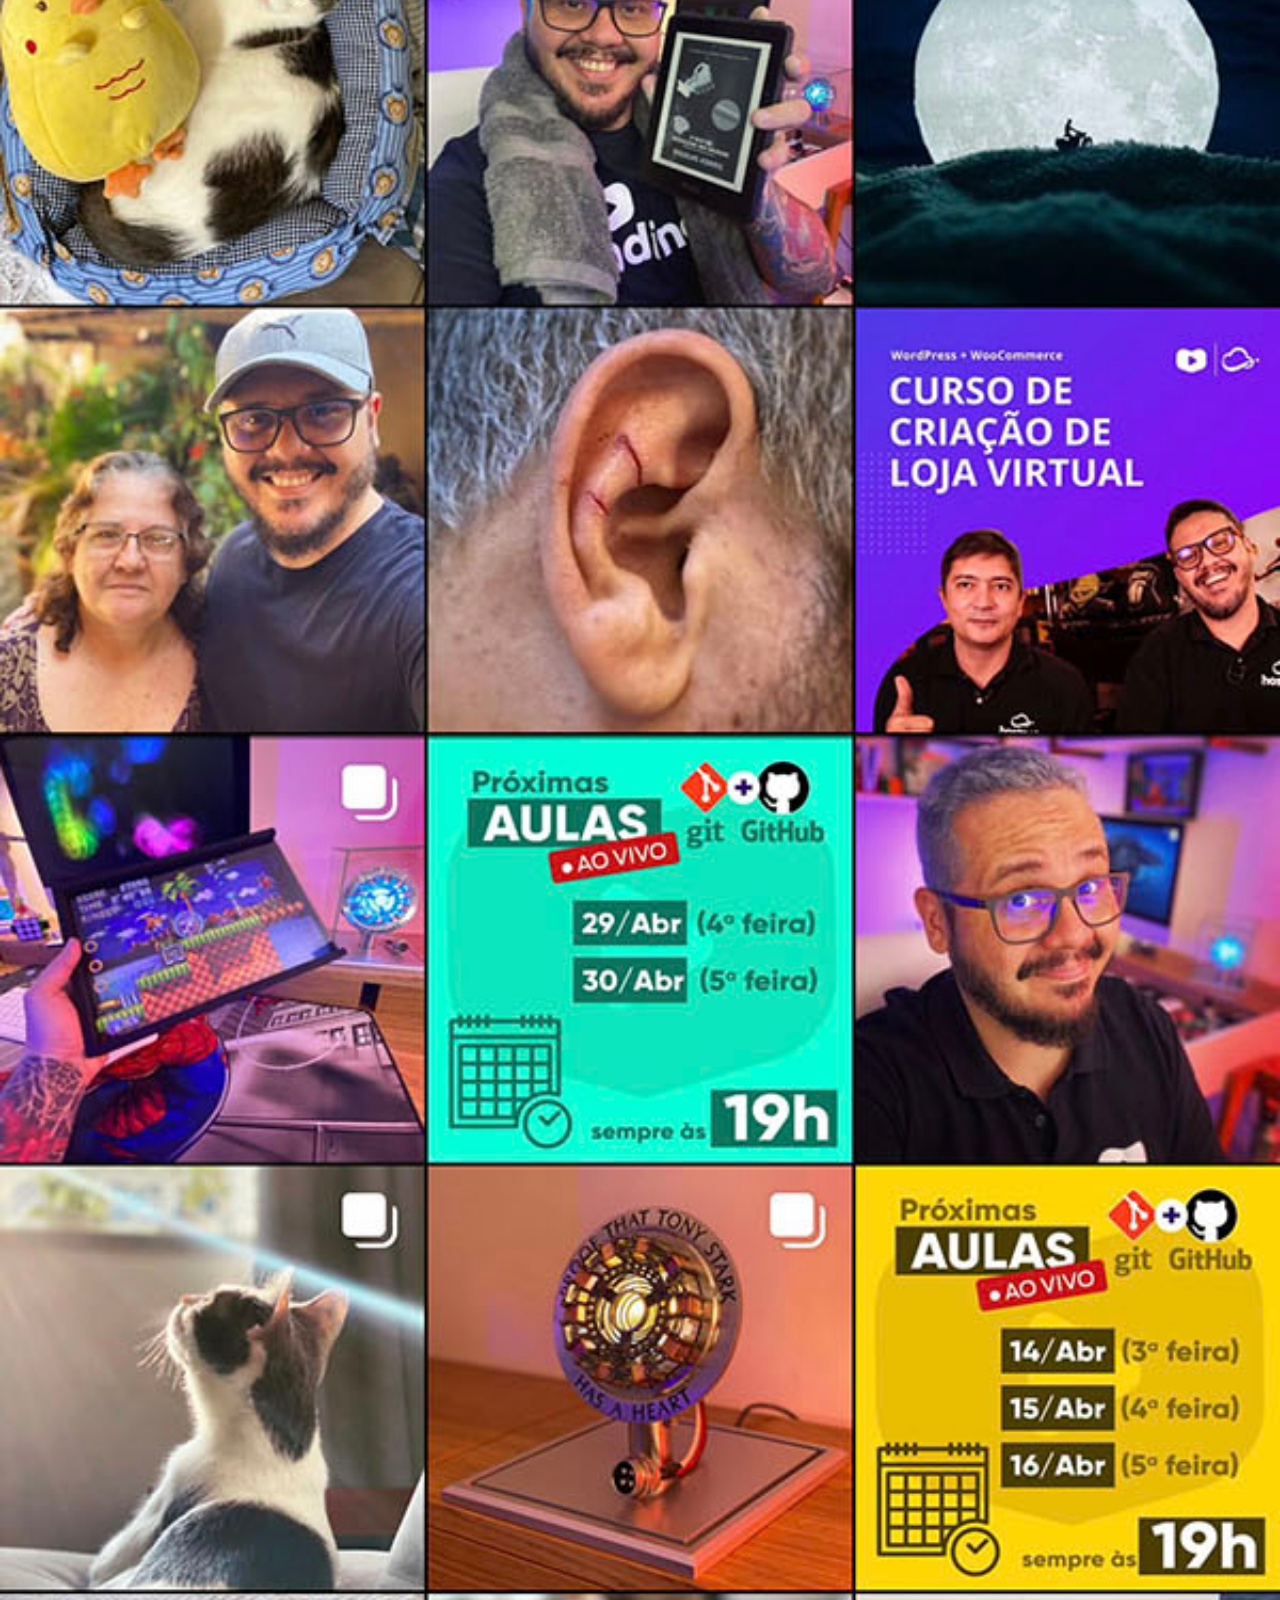
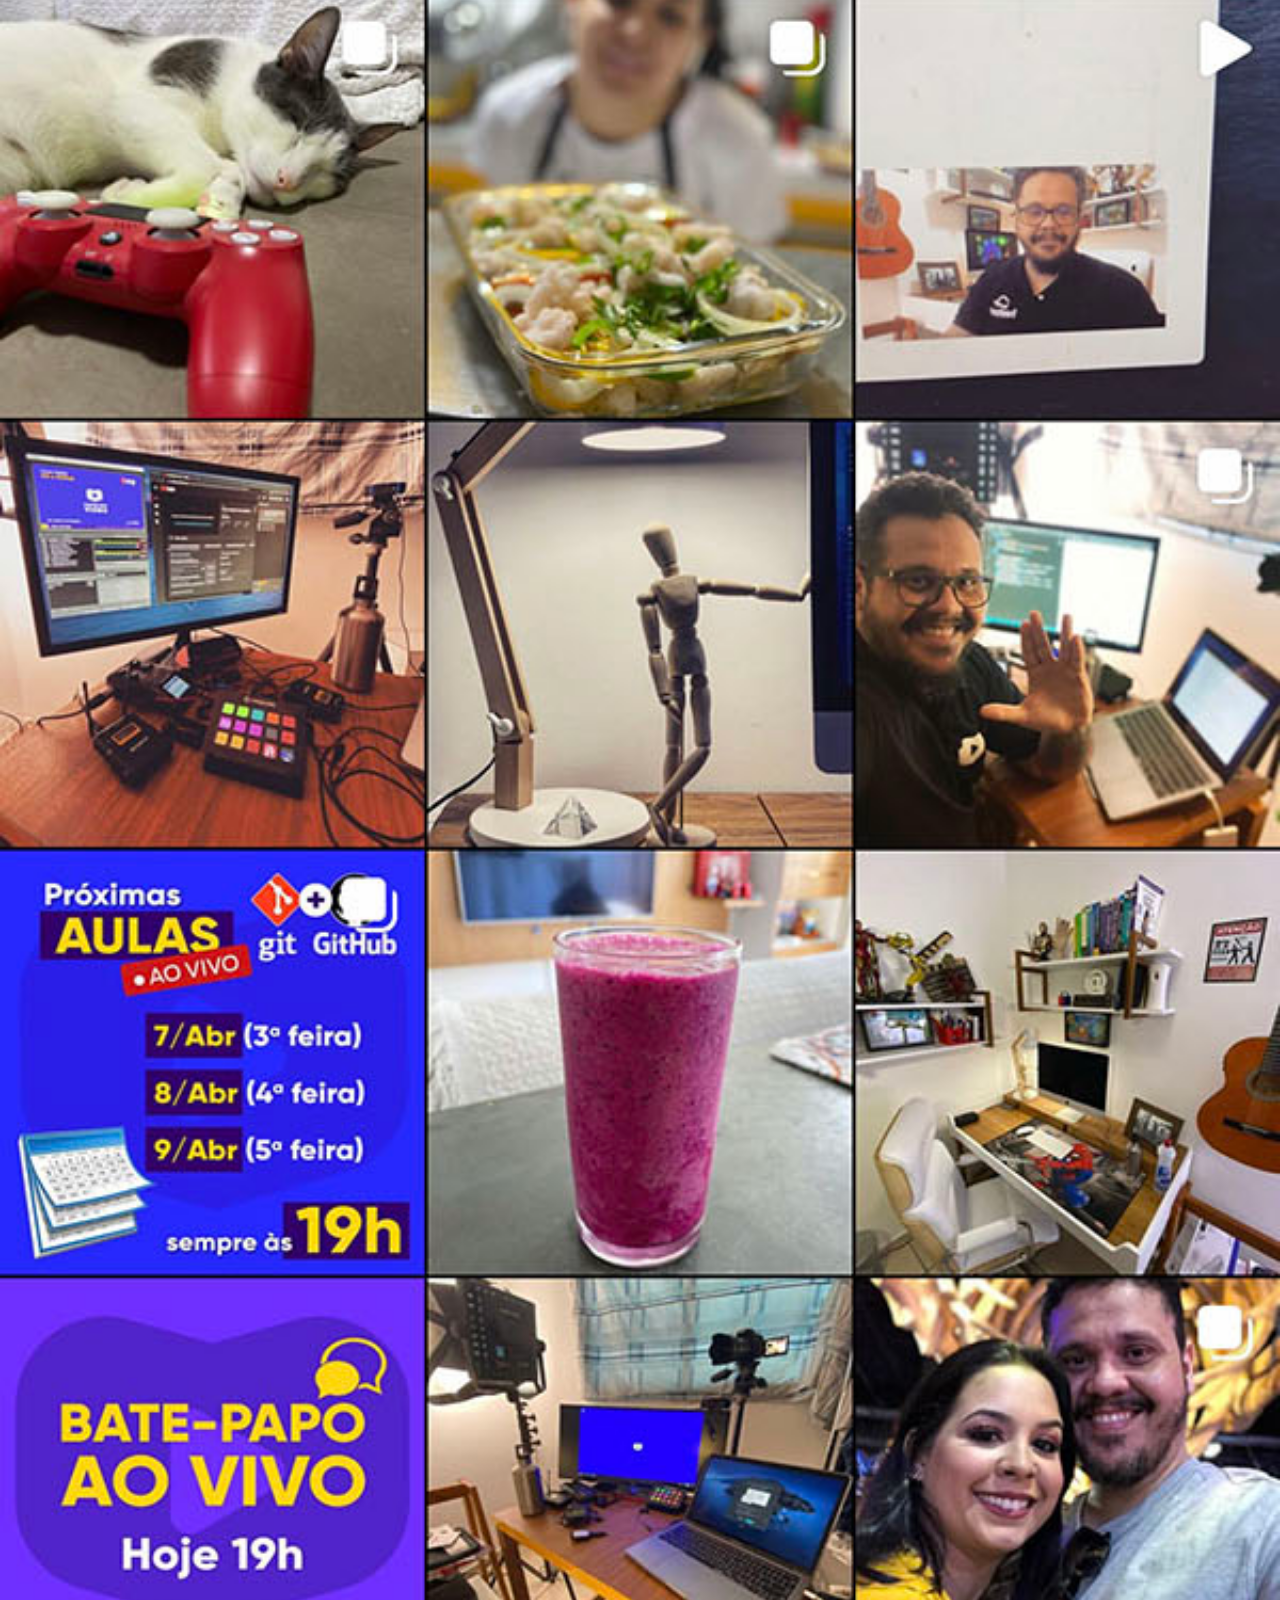
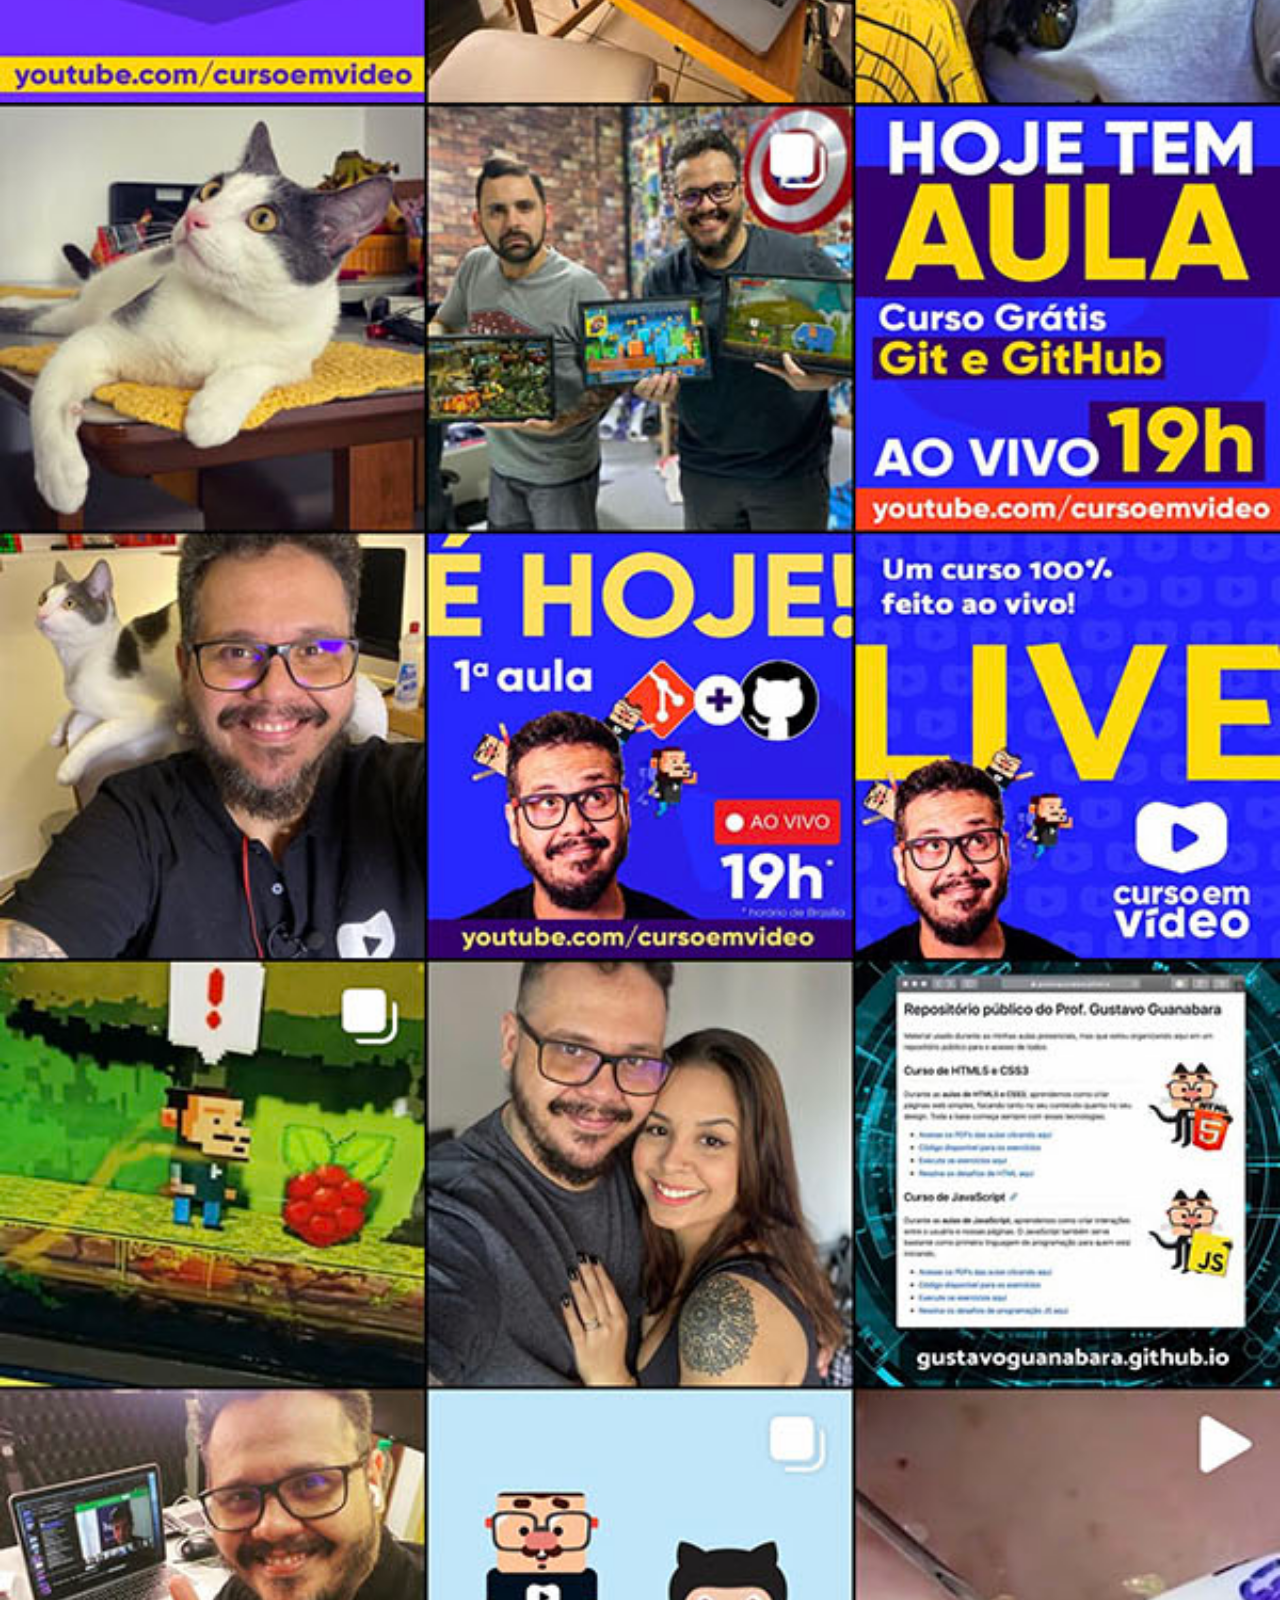
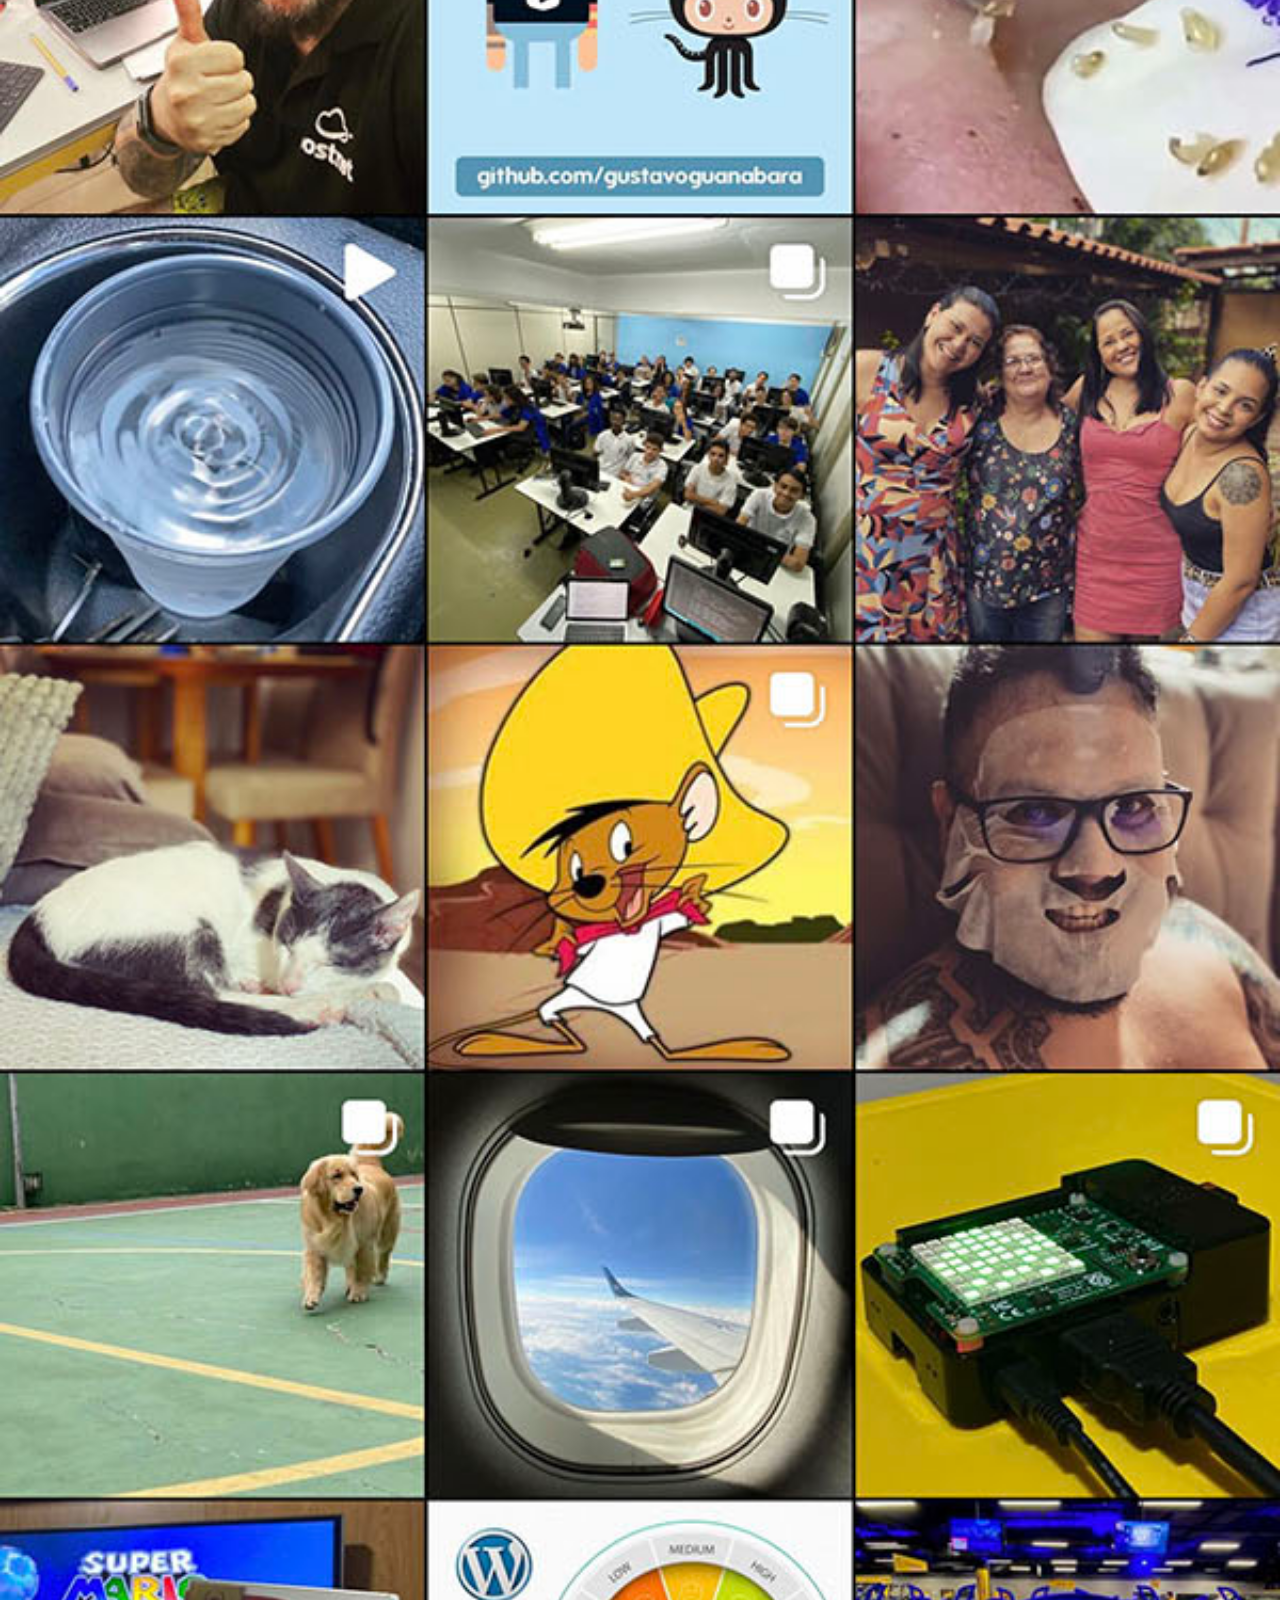
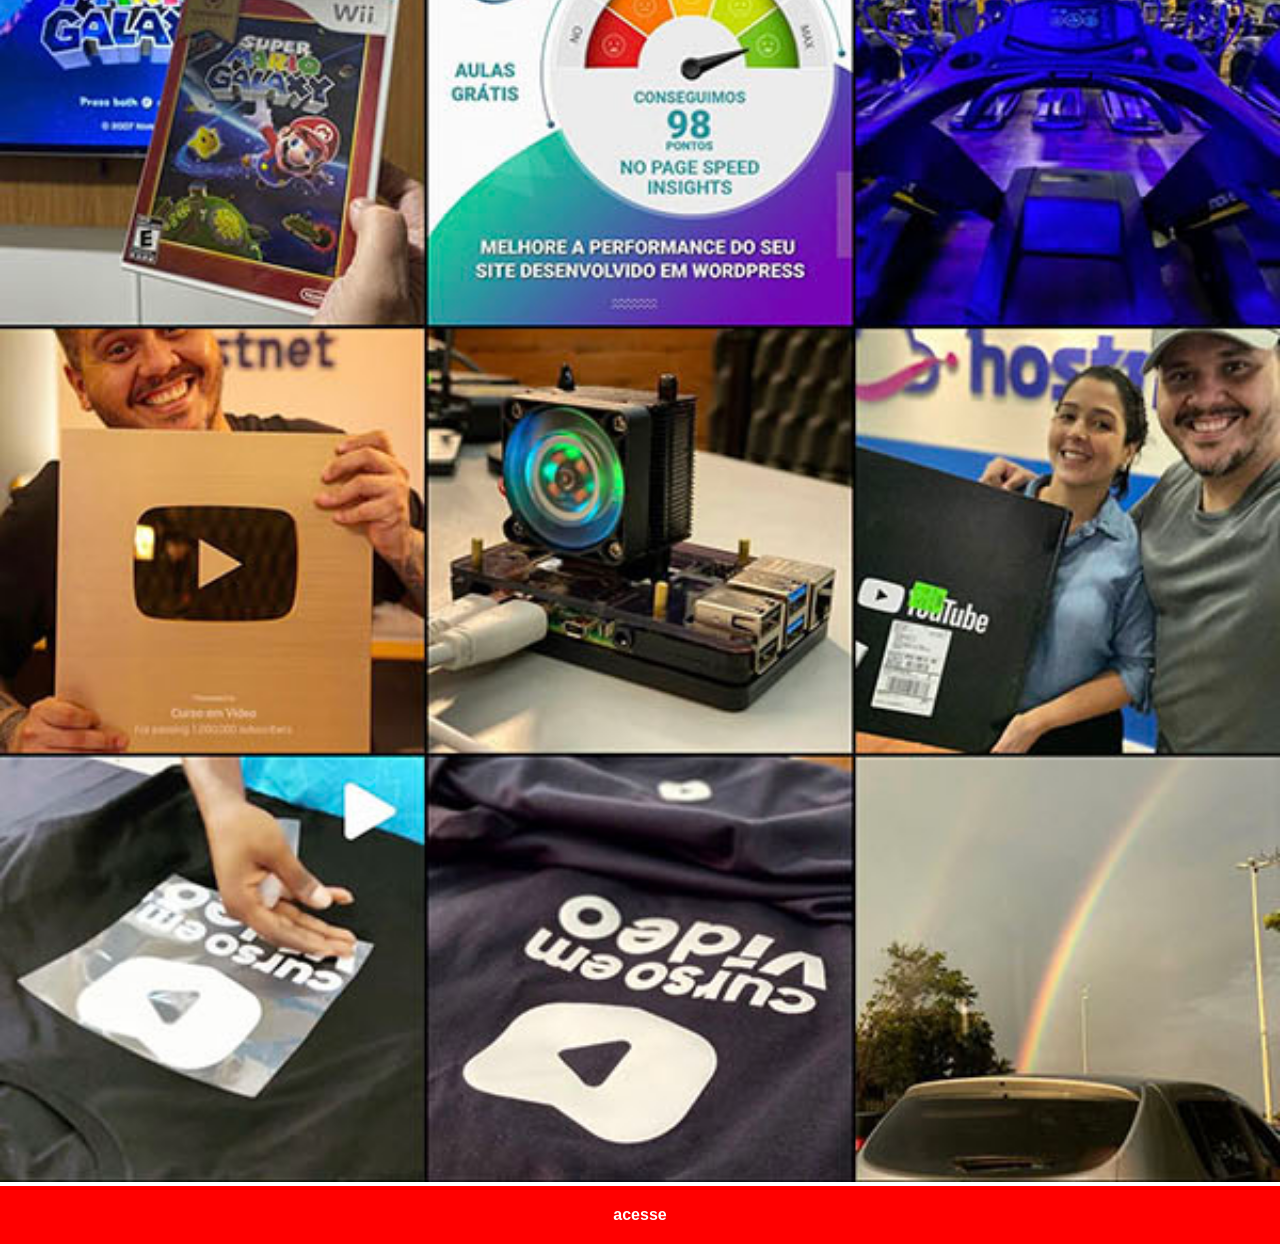
<file: instagram.html>
<!DOCTYPE html>
<html lang="pt-br">
<head>
    <meta charset="UTF-8">
    <meta name="viewport" content="width=device-width, initial-scale=1.0">
    <title>Document</title>
    <link rel="stylesheet" href="social.css">
</head>
<body>
    <img src="imagens/tela-instagram.jpg" alt="intagram">
    <a href="https://www.instagram.com/" target="_blank">acesse</a>    
</body>
</html>
</file>
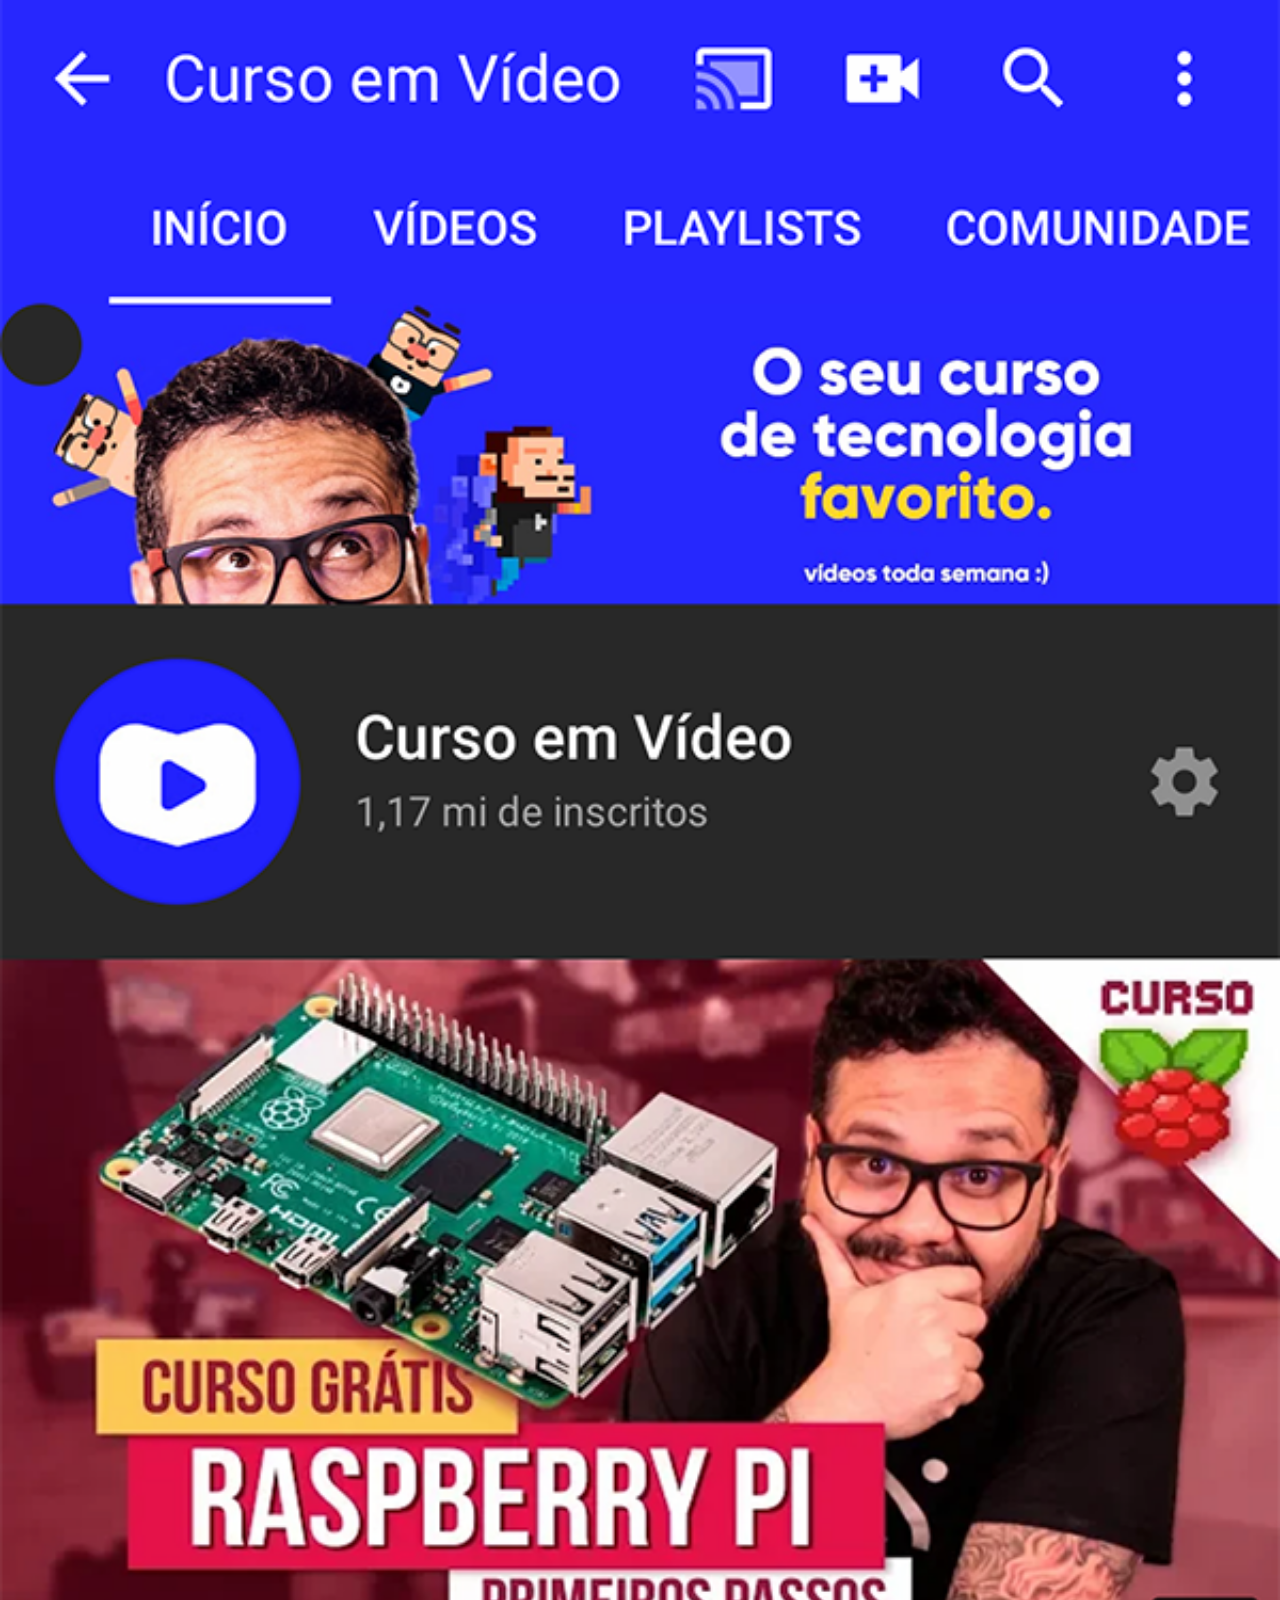
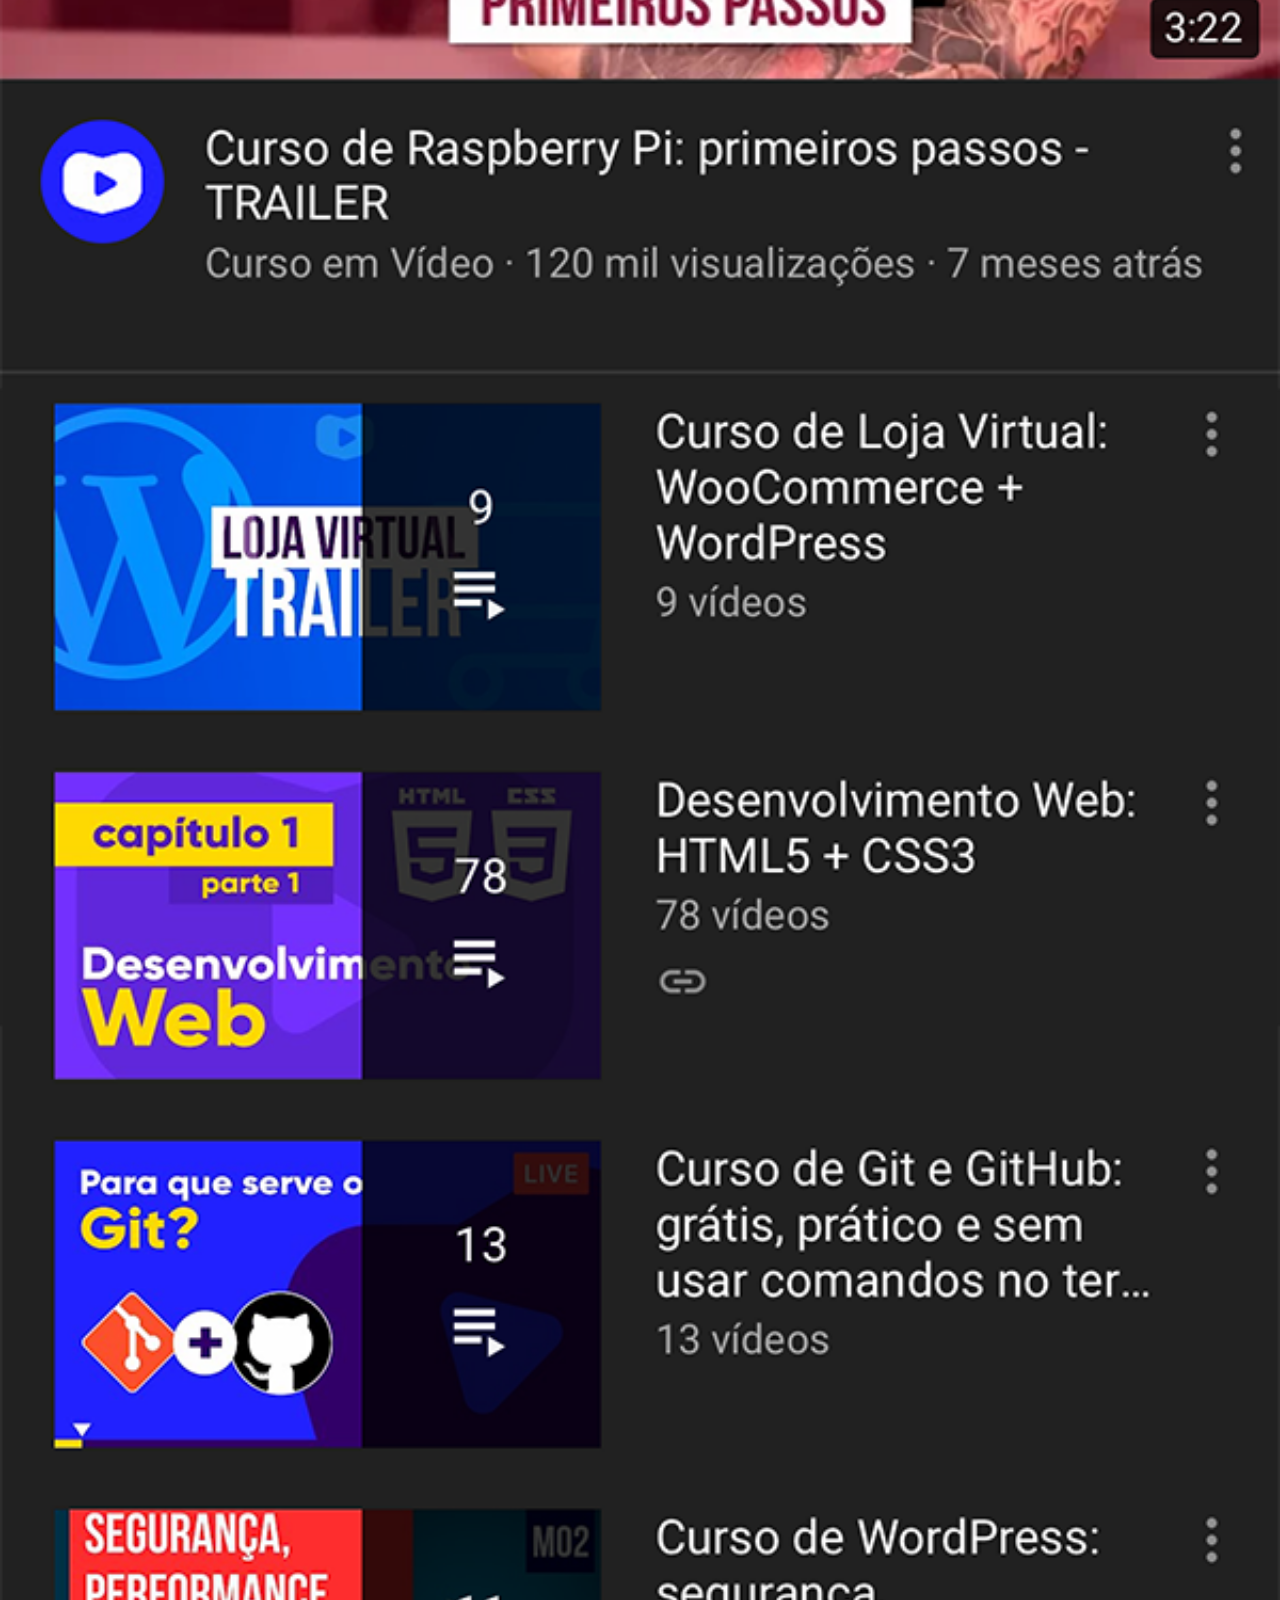
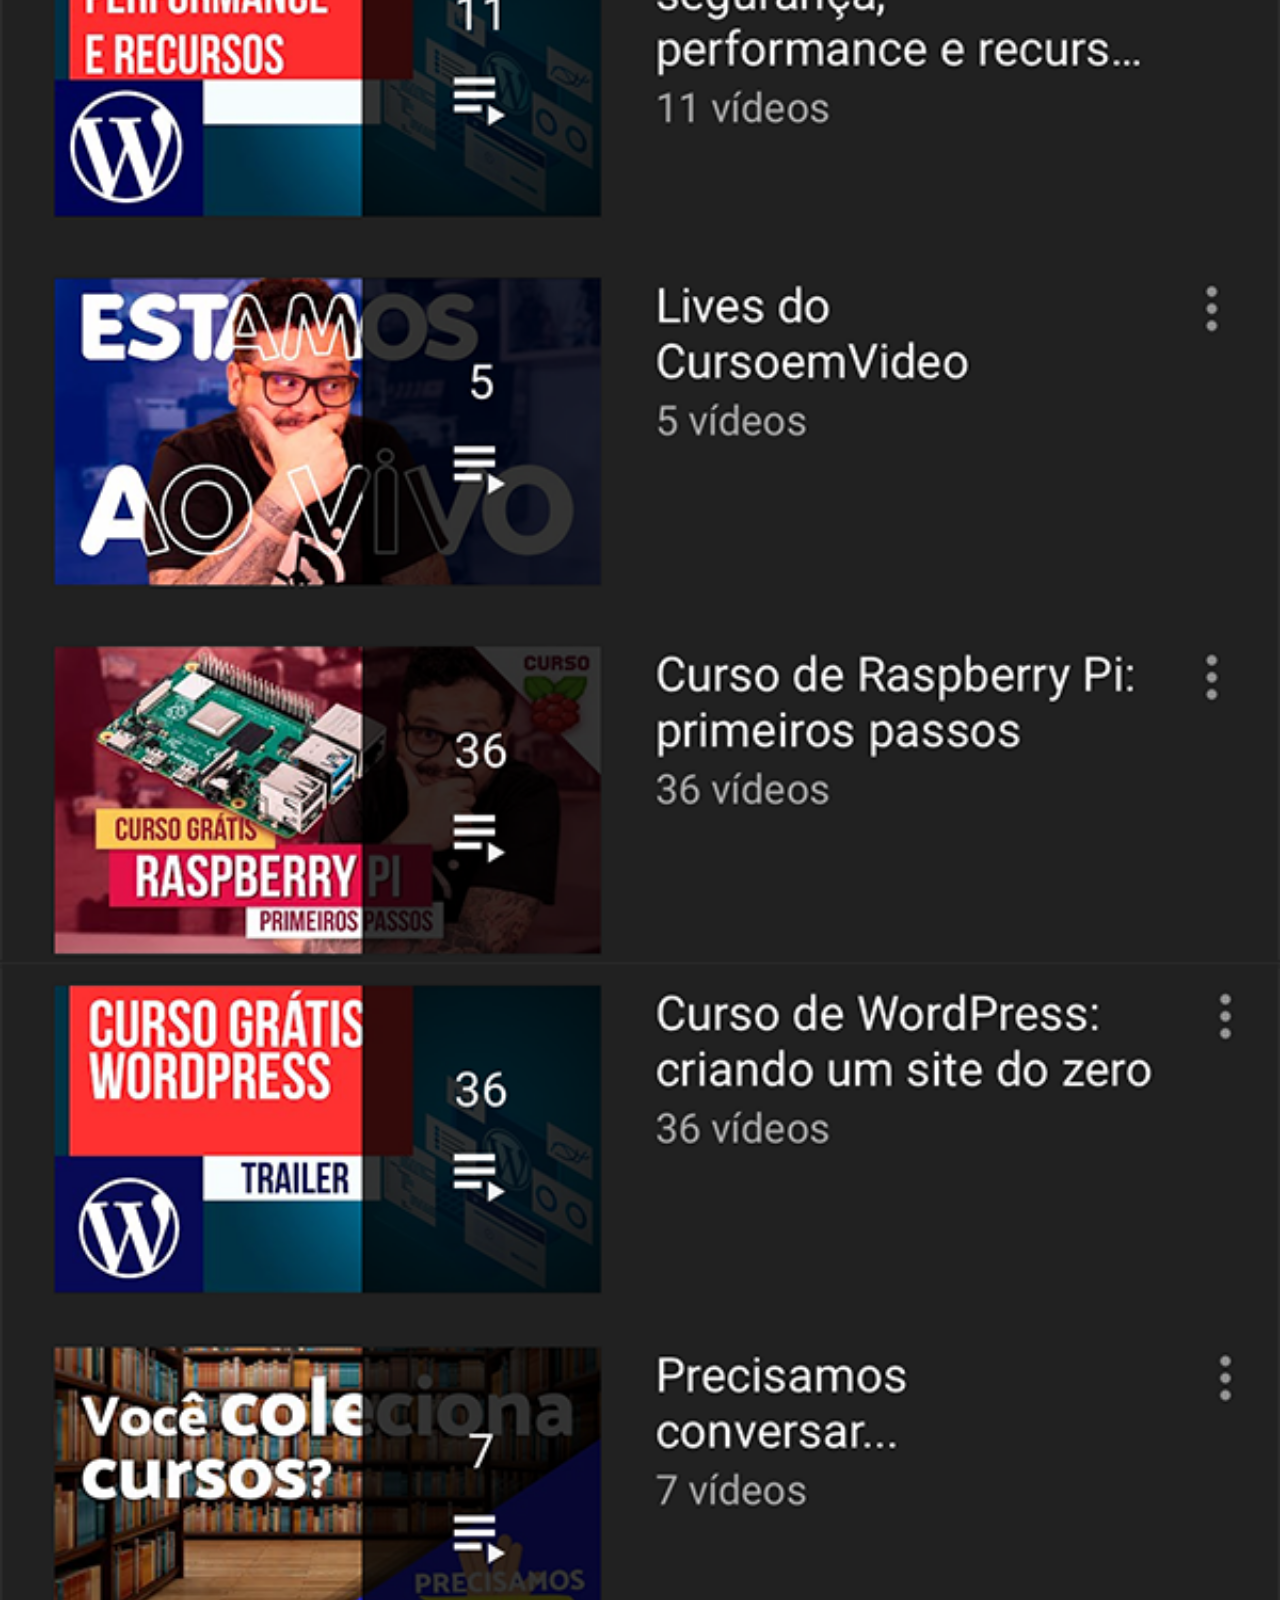
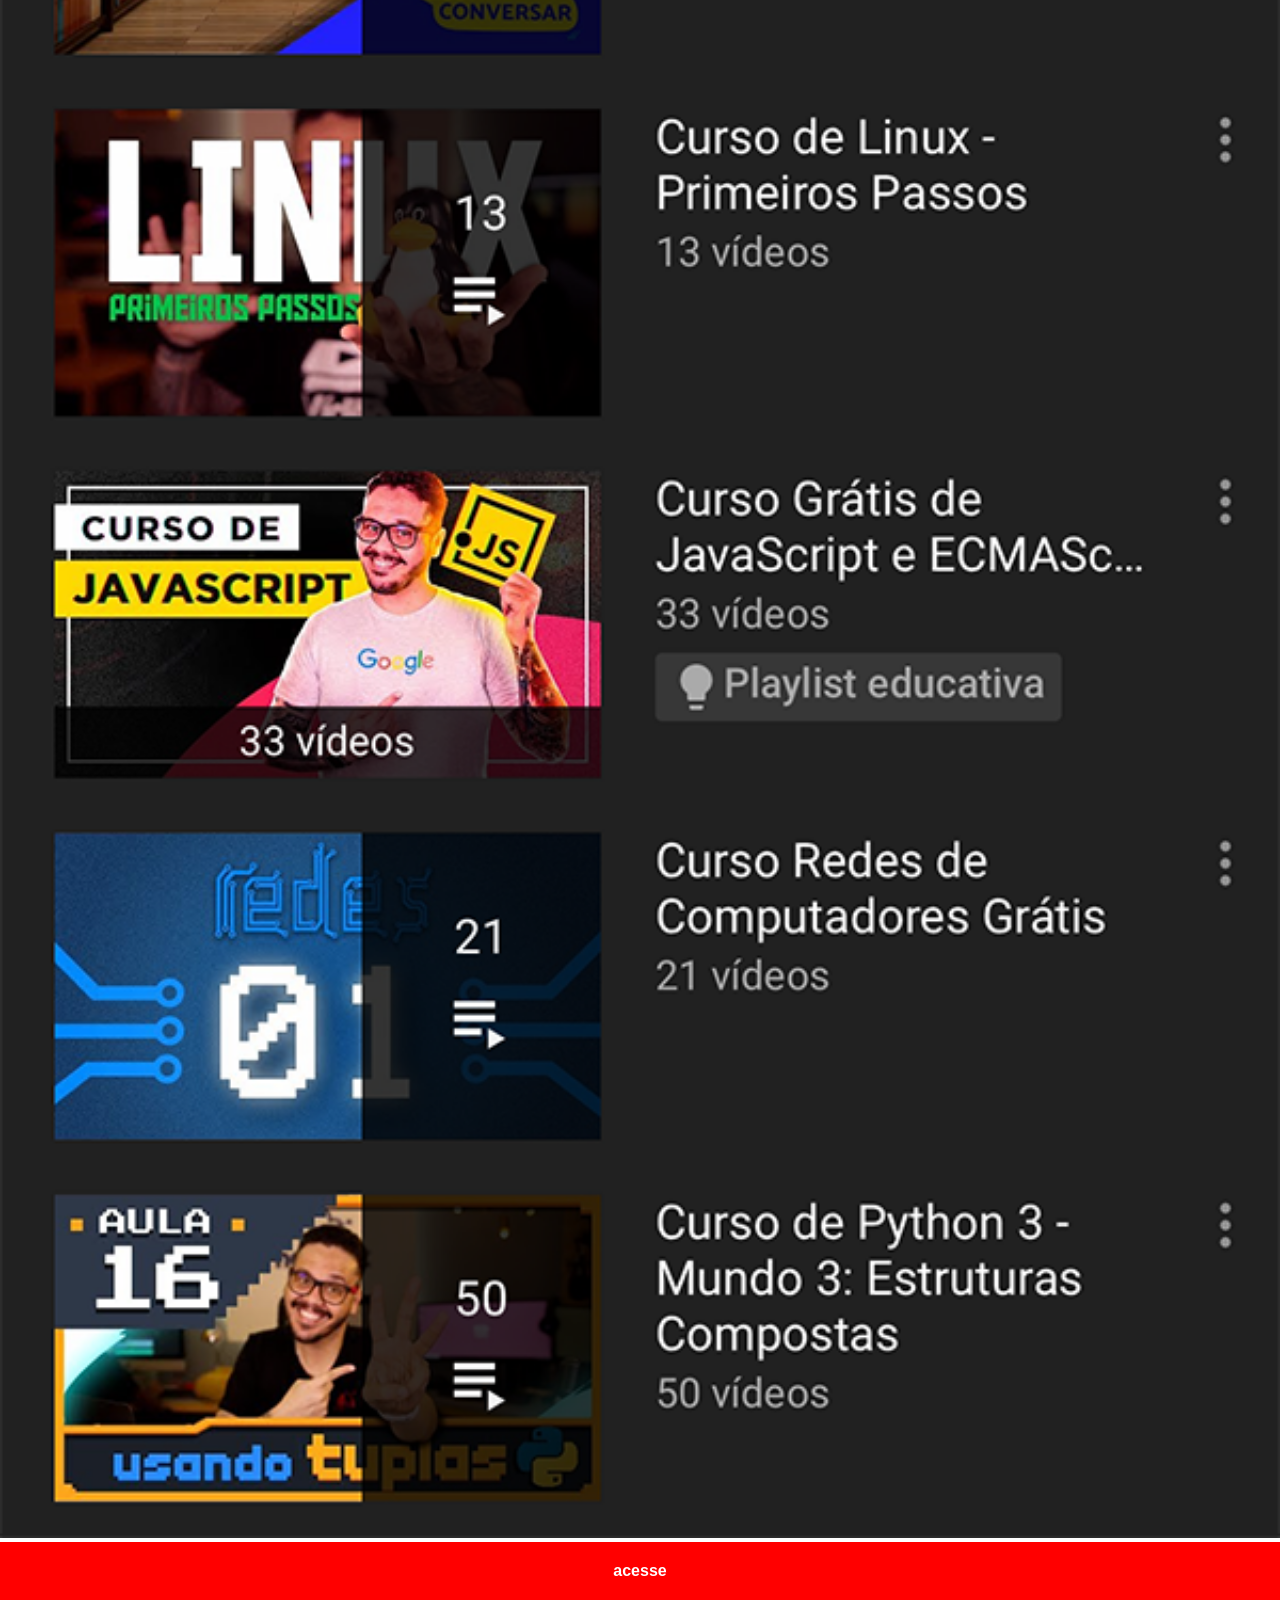
<file: youtube.html>
<!DOCTYPE html>
<html lang="pt-br">
<head>
    <meta charset="UTF-8">
    <meta name="viewport" content="width=device-width, initial-scale=1.0">
    <title>Document</title>
    <link rel="stylesheet" href="social.css">
</head>
<body>
    <img src="imagens/tela-youtube.png" alt="youtube" >
    <a href="https://www.youtube.com/" target="_blank">acesse</a>
</body>
</html>
</file>
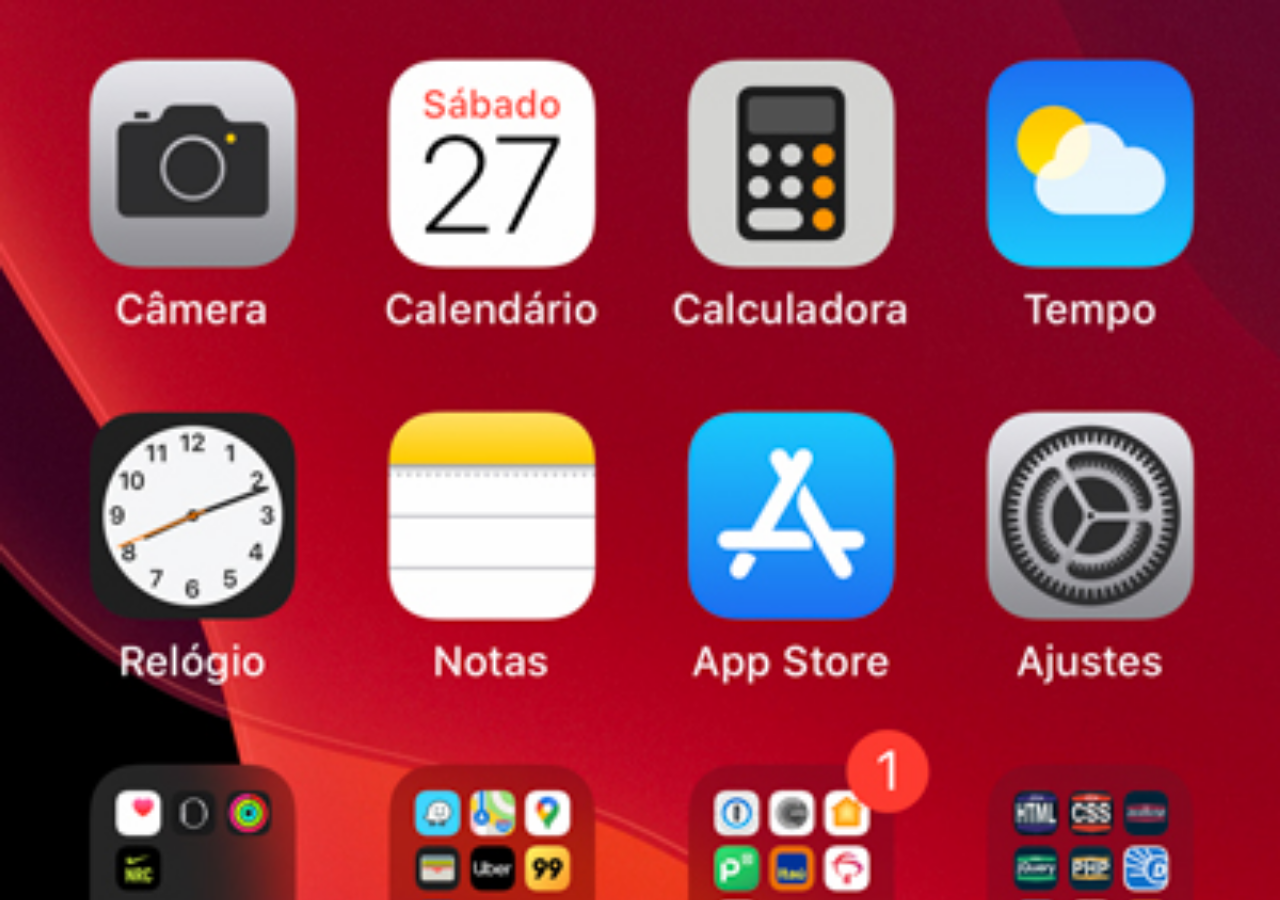
<file: desafio013-projeto-social/home.html>
<!DOCTYPE html>
<html lang="pt-br">
<head>
    <meta charset="UTF-8">
    <meta name="viewport" content="width=device-width, initial-scale=1.0">
    <title>Document</title>
    <style>
        *{
            margin: 0px;
            padding: 0px;
        }
        body{
            width: 100vw;
            height: 100vh;
            background: black url("imagens/tela-home.jpg") no-repeat top center;
            background-size: cover;
        }
    </style>
</head>
<body>
    
</body>
</html>
</file>
<file: style.css>
@charset "UTF-8";

*{
    margin: 0px;
    padding: 0px;
    font-family: Arial, Helvetica, sans-serif;
}
html,body{
    height: 100vh;
    width: 100vw;
    background-color: black;

}
body{
    background: url("imagens/fundo-madeira.jpg") no-repeat top center;
    background-size: cover;
    background-attachment: fixed;

}
main{
    height: 100vh;
    position: relative;
    
}
section#fone{
    position: absolute;
    top: 50%;
    left: 50%;
    transform: translate(-50%, -50%);

    height: 627px;
    width: 311px;
    background: url("imagens/frame-iphone.png") no-repeat;

}
iframe#tela{
    position: relative;
    top: 80px;
    left: 22px;
    width: 267px;
    height: 471px;
}
section#sociais{
    text-align: right;
}
section#sociais img{
    width: 50px;
    margin: 10px;
    border-radius: 50%;
    box-shadow: 2px 2px 4px rgba(0, 0, 0, 0.568);
    box-sizing: border-box;
}
section#sociais img:hover {
    border: 2px solid rgba(255, 255, 255, 0.664);
    transform: translate(-3px,-3px);
    box-shadow: 5px 5px 10px rgba(0, 0, 0, 0.596);
    transition: 0.5s;

}
</file>
<file: desafio013-projeto-social/style.css>
@charset "UTF-8";

*{
    margin: 0px;
    padding: 0px;
    font-family: Arial, Helvetica, sans-serif;
}
html,body{
    height: 100vh;
    width: 100vw;
    background-color: black;

}
body{
    background: url("imagens/fundo-madeira.jpg") no-repeat top center;
    background-size: cover;
    background-attachment: fixed;
    
}
main{
    height: 100vh;
    position: relative;
    
}
section#fone{
    position: absolute;
    top: 50%;
    left: 50%;
    transform: translate(-50%, -50%);

    height: 627px;
    width: 311px;
    background: url("imagens/frame-iphone.png") no-repeat;

}
iframe#tela{
    position: relative;
    top: 80px;
    left: 22px;
    width: 269px;
    height: 471px;
}
</file>
<file: social.css>
@charset "UTF-8";

        *{
            margin: 0px;
            padding: 0px;
            font-family: Arial, Helvetica, sans-serif;
        }
        ::-webkit-scrollbar{
            width: 0px;
            height: 0px;
        }
        img{
            width: 100vw;

        }
        a{
            display: block;
            background-color: red;
            color: white;
            padding: 20px;
            text-align: center;
            font-weight: bolder;
            text-decoration: none;


        }
        a:hover{
            background-color: brown;
        }
</file>
